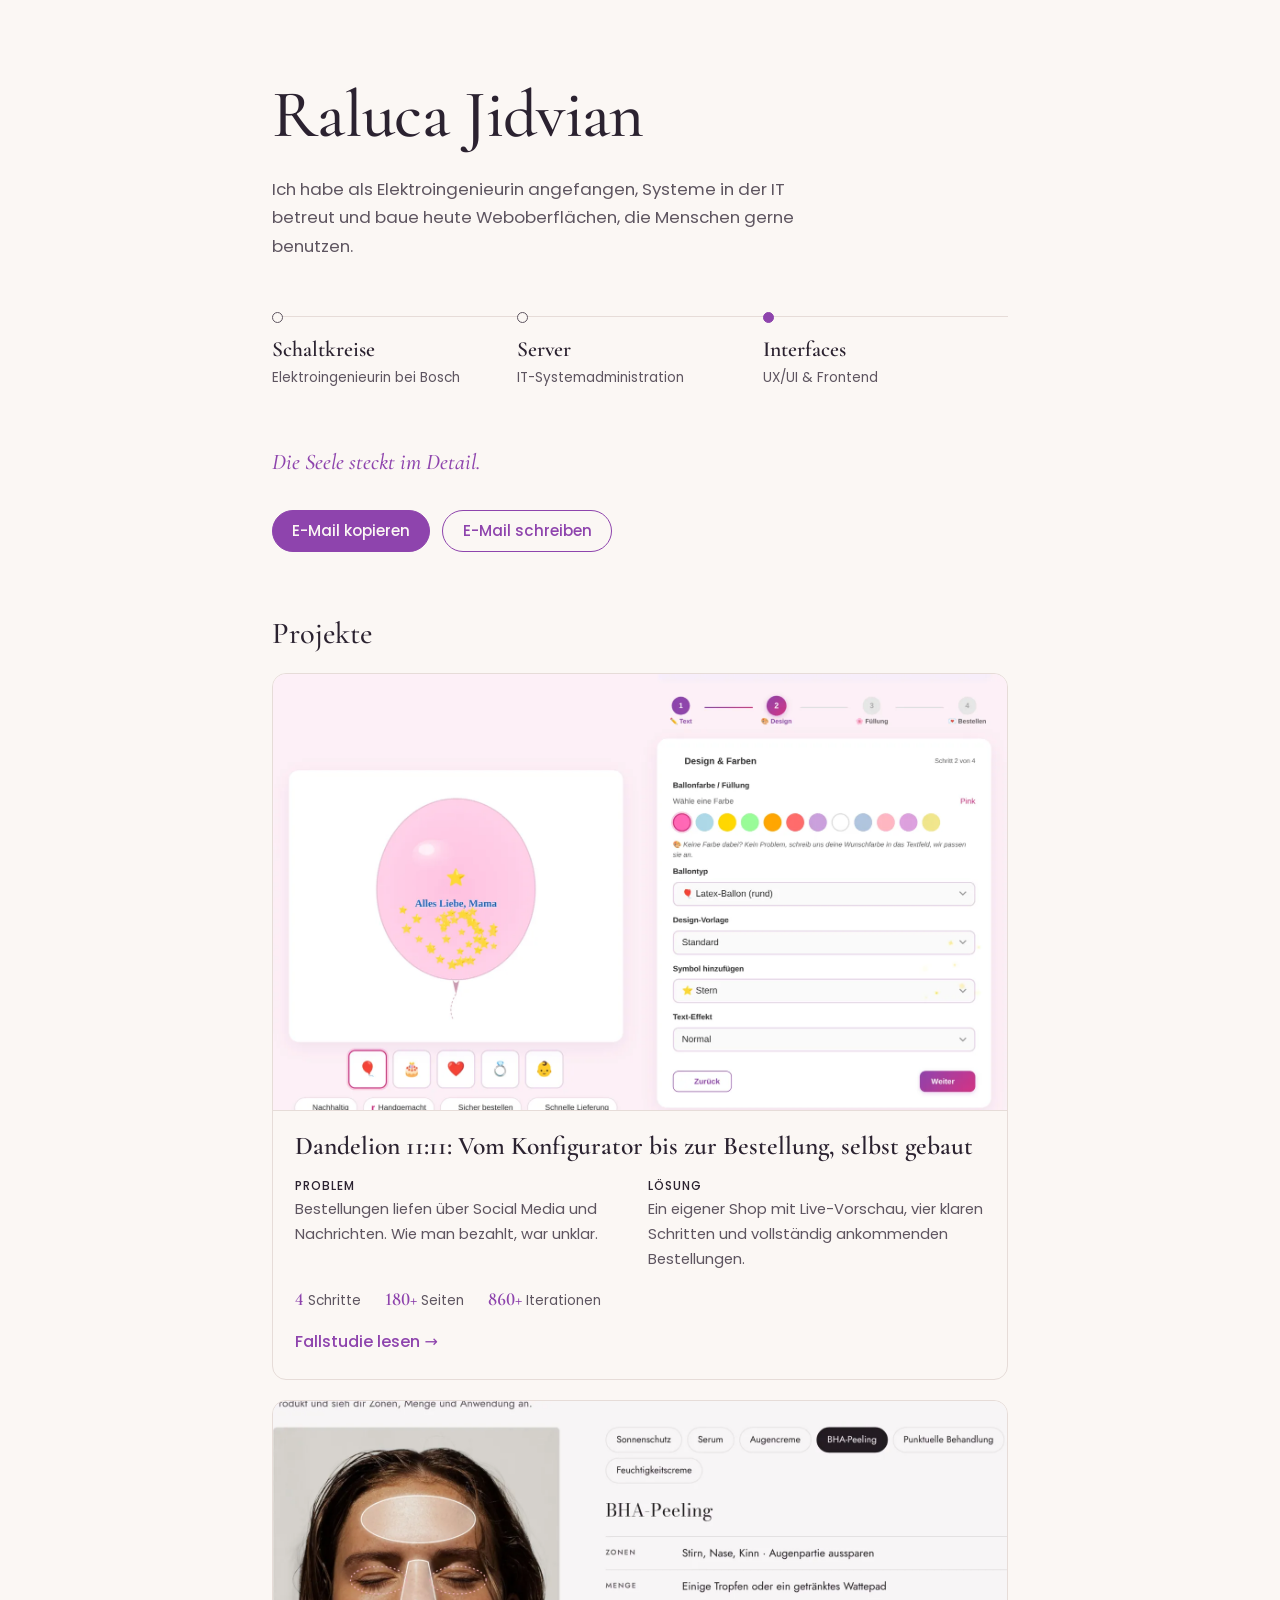
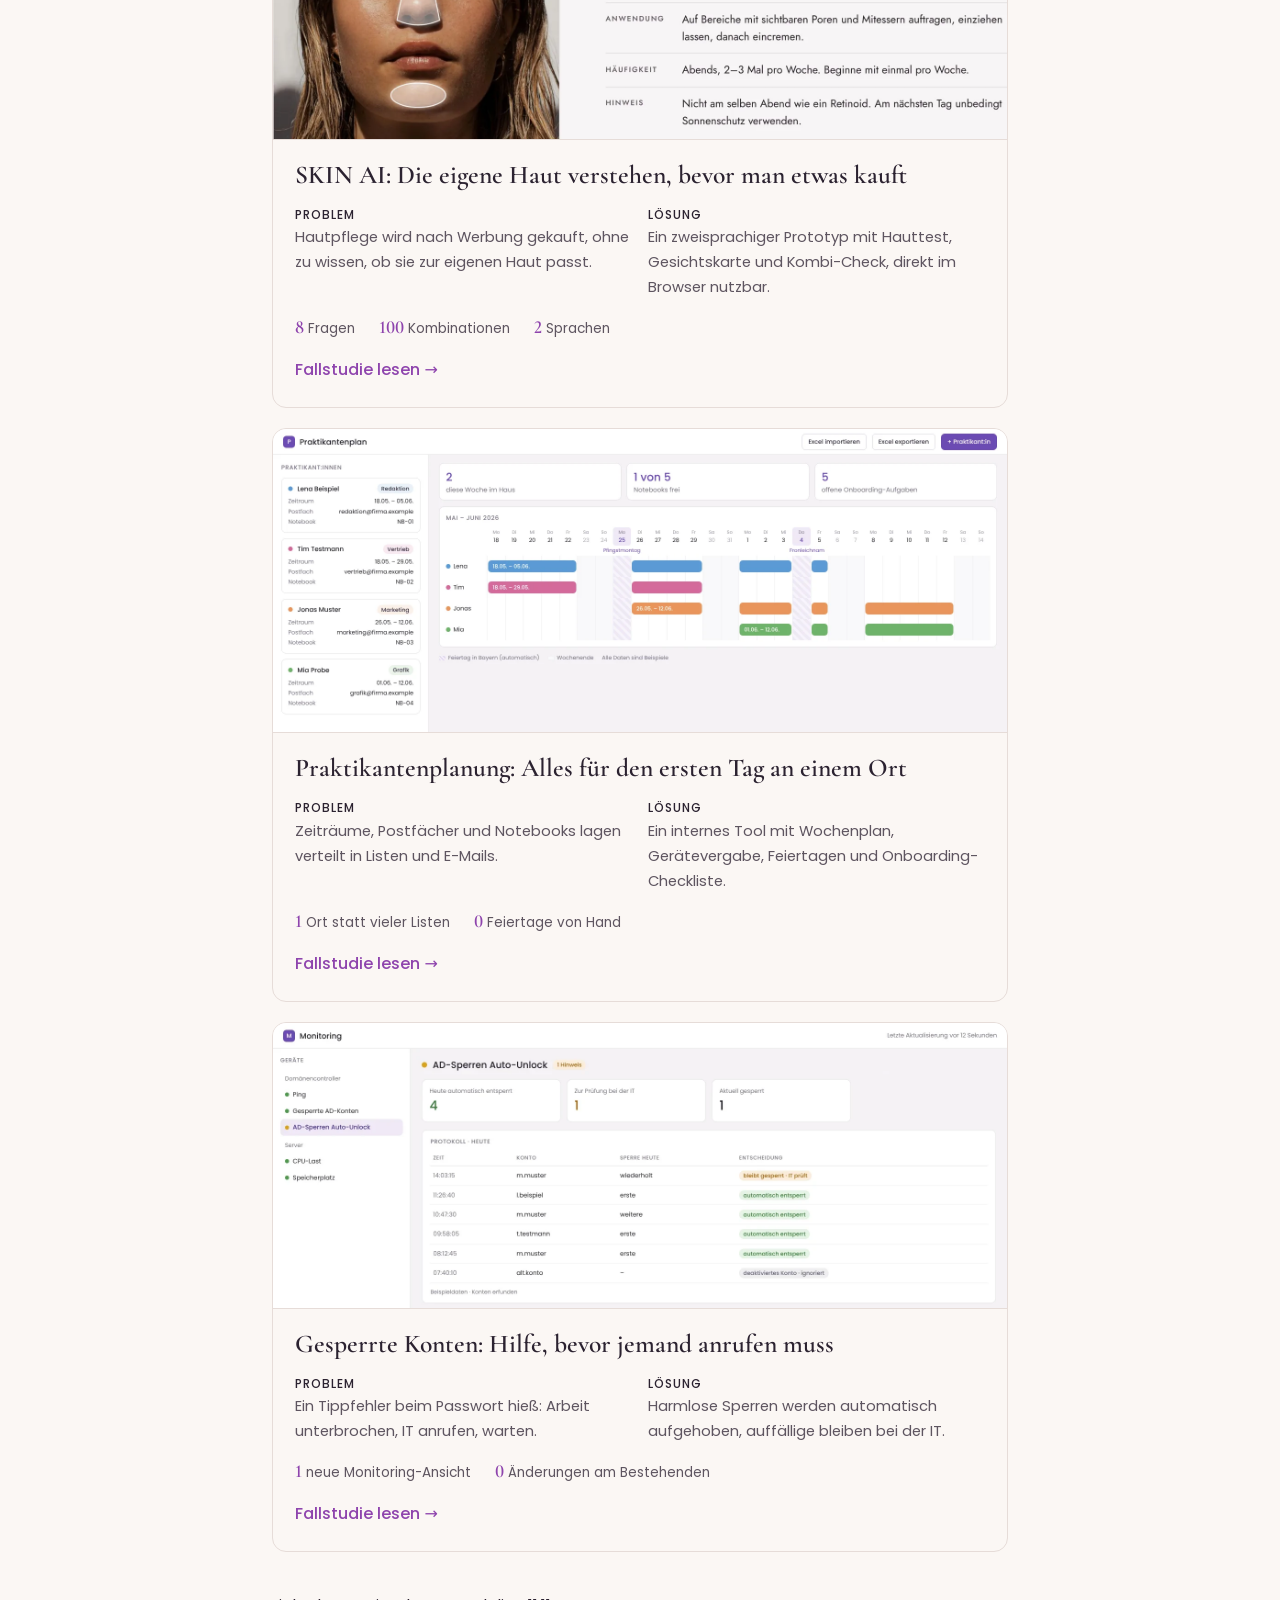
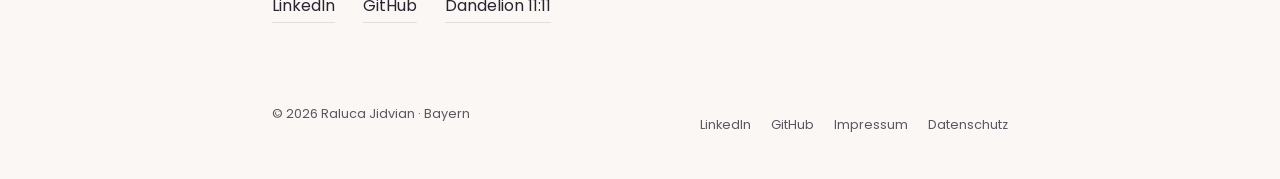
<file: index.html>
<!DOCTYPE html>
<html lang="de">
<head>
<meta charset="UTF-8">
<meta name="viewport" content="width=device-width, initial-scale=1">
<title>Raluca Jidvian – UX/UI & Frontend</title>
<meta name="description" content="Raluca Jidvian: Elektroingenieurin, IT-Systemadministratorin und heute UX/UI & Frontend. Die Seele steckt im Detail.">
<link rel="stylesheet" href="style.css">
<link rel="icon" href="favicon.svg" type="image/svg+xml">
<meta property="og:type" content="website">
<meta property="og:locale" content="de_DE">
<meta property="og:title" content="Raluca Jidvian – UX/UI & Frontend">
<meta property="og:description" content="Raluca Jidvian: Elektroingenieurin, IT-Systemadministratorin und heute UX/UI & Frontend. Die Seele steckt im Detail.">
<meta property="og:url" content="https://www.ralucajidvian.de/">
<meta property="og:image" content="https://www.ralucajidvian.de/img/og.png">
<meta property="og:image:width" content="1200">
<meta property="og:image:height" content="630">
<meta name="twitter:card" content="summary_large_image">
</head>
<body>
<main>
  <h1>Raluca Jidvian</h1>
  <p class="lead">Ich habe als Elektroingenieurin angefangen, Systeme in der IT betreut und baue heute Weboberflächen, die Menschen gerne benutzen.</p>

  <ol class="path" aria-label="Mein Weg">
    <li><strong>Schaltkreise</strong><span>Elektroingenieurin bei Bosch</span></li>
    <li><strong>Server</strong><span>IT-Systemadministration</span></li>
    <li><strong>Interfaces</strong><span>UX/UI & Frontend</span></li>
  </ol>

  <p class="note">Die Seele steckt im Detail.</p>

  <div class="actions">
    <button class="btn" type="button" id="copyMail" data-mail="jidvian.raluca@yahoo.com">E-Mail kopieren</button>
    <a class="btn ghost" href="mailto:jidvian.raluca@yahoo.com">E-Mail schreiben</a>
  </div>

  <h2 class="section-title">Projekte</h2>
  <a class="project" href="dandelion.html">
    <picture><source media="(max-width: 560px)" srcset="img/dandelion-konfigurator-mobil.webp" width="900" height="1891"><img src="img/dandelion-konfigurator.webp" alt="Konfigurator von Dandelion 11:11 mit Live-Vorschau eines personalisierten Ballons" width="1600" height="951" loading="lazy"></picture>
    <div class="project-body">
      <h3>Dandelion 11:11: Vom Konfigurator bis zur Bestellung, selbst gebaut</h3>
      <div class="pair">
        <p><b>Problem</b>Bestellungen liefen über Social Media und Nachrichten. Wie man bezahlt, war unklar.</p>
        <p><b>Lösung</b>Ein eigener Shop mit Live-Vorschau, vier klaren Schritten und vollständig ankommenden Bestellungen.</p>
      </div>
      <div class="stats"><span><strong>4</strong>Schritte</span><span><strong>180+</strong>Seiten</span><span><strong>860+</strong>Iterationen</span></div>
      <span class="more">Fallstudie lesen →</span>
    </div>
  </a>
  <a class="project" href="skin-ai.html">
    <img src="img/skinai-karte-card.webp" alt="Gesichtskarte aus dem SKIN AI Prototyp mit hervorgehobenen Zonen für ein BHA-Peeling" width="1600" height="736" loading="lazy">
    <div class="project-body">
      <h3>SKIN AI: Die eigene Haut verstehen, bevor man etwas kauft</h3>
      <div class="pair">
        <p><b>Problem</b>Hautpflege wird nach Werbung gekauft, ohne zu wissen, ob sie zur eigenen Haut passt.</p>
        <p><b>Lösung</b>Ein zweisprachiger Prototyp mit Hauttest, Gesichtskarte und Kombi-Check, direkt im Browser nutzbar.</p>
      </div>
      <div class="stats"><span><strong>8</strong>Fragen</span><span><strong>100</strong>Kombinationen</span><span><strong>2</strong>Sprachen</span></div>
      <span class="more">Fallstudie lesen →</span>
    </div>
  </a>
  <a class="project" href="praktikantenplan.html">
    <img src="img/praktikantenplan-uebersicht.webp" alt="Beispielansicht des Praktikantenplans mit Zeitplan und farbigen Balken pro Person" width="1600" height="660" loading="lazy">
    <div class="project-body">
      <h3>Praktikantenplanung: Alles für den ersten Tag an einem Ort</h3>
      <div class="pair">
        <p><b>Problem</b>Zeiträume, Postfächer und Notebooks lagen verteilt in Listen und E-Mails.</p>
        <p><b>Lösung</b>Ein internes Tool mit Wochenplan, Gerätevergabe, Feiertagen und Onboarding-Checkliste.</p>
      </div>
      <div class="stats"><span><strong>1</strong>Ort statt vieler Listen</span><span><strong>0</strong>Feiertage von Hand</span></div>
      <span class="more">Fallstudie lesen →</span>
    </div>
  </a>
  <a class="project" href="konto-entsperrung.html">
    <img src="img/ad-monitoring.webp" alt="Beispielansicht der Monitoring-Ansicht für automatisch entsperrte Konten" width="1600" height="620" loading="lazy">
    <div class="project-body">
      <h3>Gesperrte Konten: Hilfe, bevor jemand anrufen muss</h3>
      <div class="pair">
        <p><b>Problem</b>Ein Tippfehler beim Passwort hieß: Arbeit unterbrochen, IT anrufen, warten.</p>
        <p><b>Lösung</b>Harmlose Sperren werden automatisch aufgehoben, auffällige bleiben bei der IT.</p>
      </div>
      <div class="stats"><span><strong>1</strong>neue Monitoring-Ansicht</span><span><strong>0</strong>Änderungen am Bestehenden</span></div>
      <span class="more">Fallstudie lesen →</span>
    </div>
  </a>

  <nav aria-label="Links">
    <a href="https://www.linkedin.com/in/ralucajidvian">LinkedIn</a>
    <a href="https://github.com/Dandelion1111r">GitHub</a>
    <a href="https://www.dandelion1111.de">Dandelion 11:11</a>
  </nav>
</main>
<script>
  document.getElementById("copyMail").addEventListener("click", async (e) => {
    const b = e.currentTarget, mail = b.dataset.mail;
    try { await navigator.clipboard.writeText(mail); b.textContent = "Kopiert ✓"; }
    catch { location.href = "mailto:" + mail; return; }
    setTimeout(() => (b.textContent = "E-Mail kopieren"), 2000);
  });
</script>
<footer>
  <span>© 2026 Raluca Jidvian · Bayern</span>
  <nav aria-label="Footer"><a href="https://www.linkedin.com/in/ralucajidvian">LinkedIn</a><a href="https://github.com/Dandelion1111r">GitHub</a><a href="impressum.html">Impressum</a><a href="datenschutz.html">Datenschutz</a></nav>
</footer>
</body>
</html>
</file>
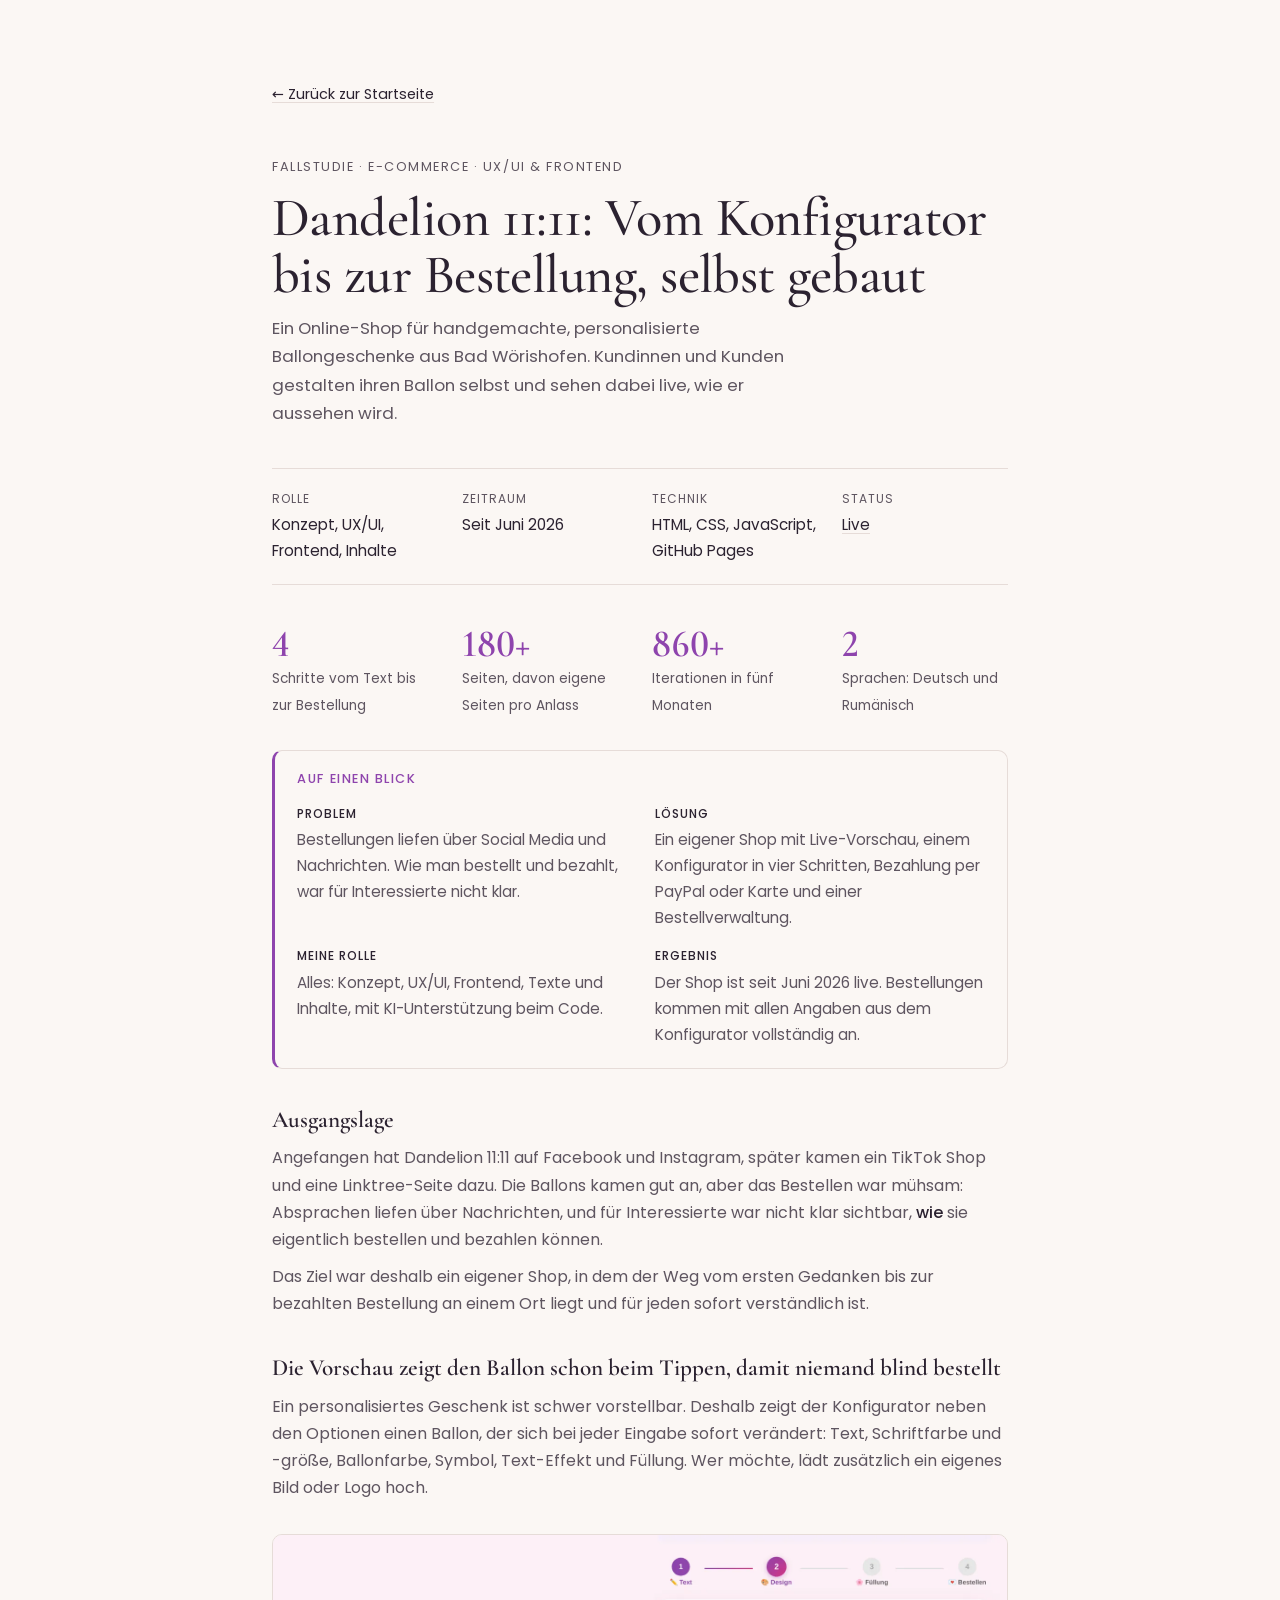
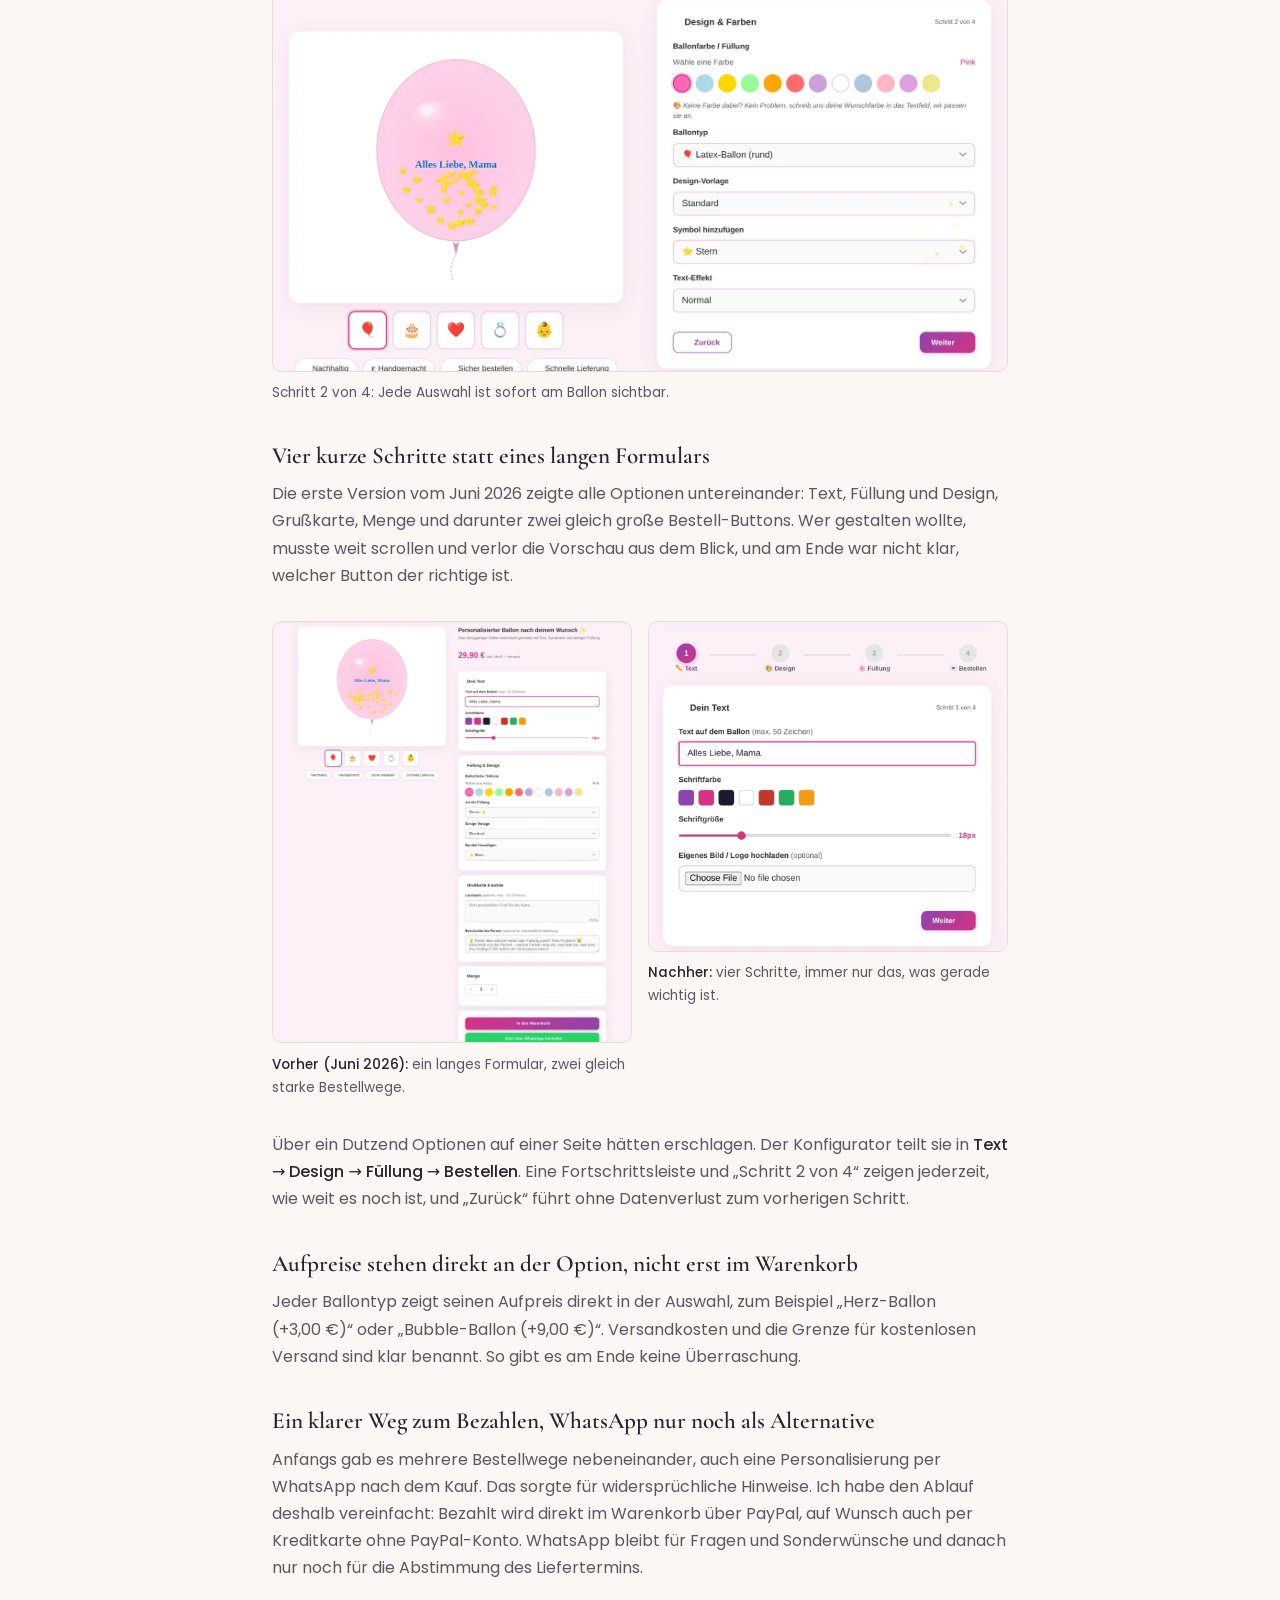
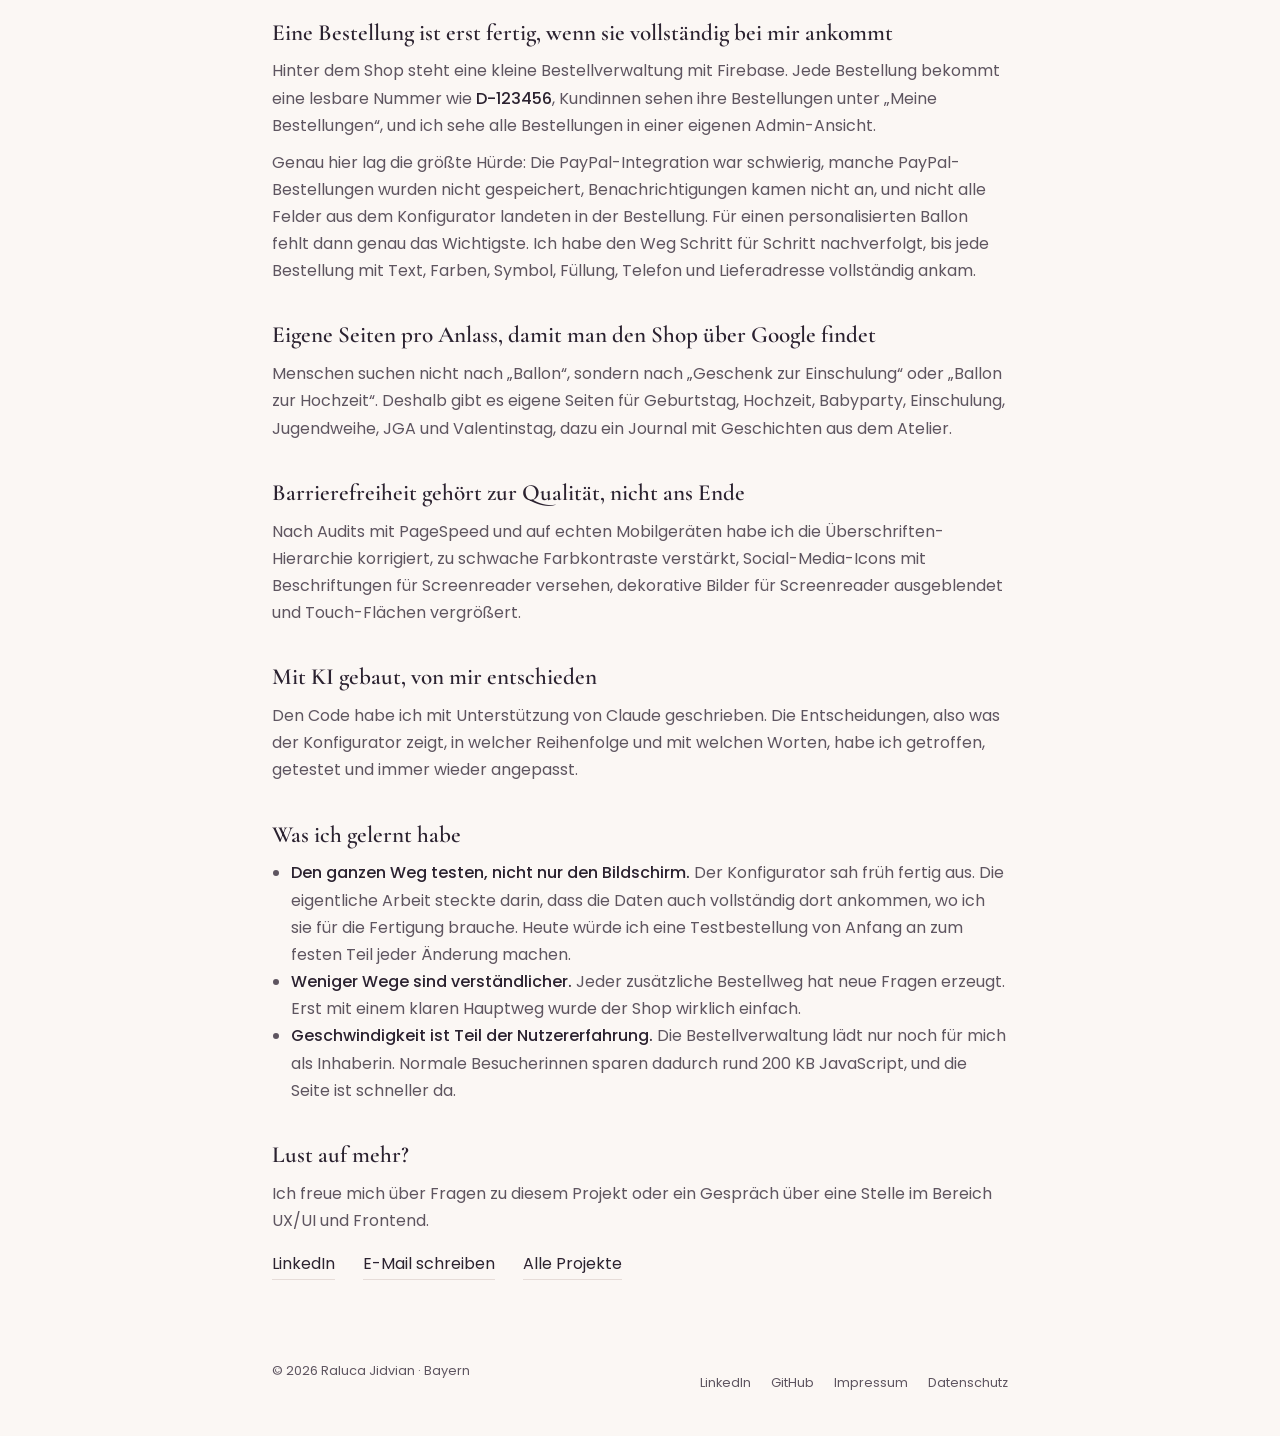
<file: dandelion.html>
<!DOCTYPE html>
<html lang="de">
<head>
<meta charset="UTF-8">
<meta name="viewport" content="width=device-width, initial-scale=1">
<title>Dandelion 11:11 – Fallstudie – Raluca Jidvian</title>
<meta name="description" content="Fallstudie: Ein Online-Shop mit Live-Konfigurator für personalisierte Ballongeschenke, von der Idee bis zur Bestellung selbst gestaltet und gebaut.">
<link rel="stylesheet" href="style.css">
<link rel="icon" href="favicon.svg" type="image/svg+xml">
<meta property="og:type" content="website">
<meta property="og:locale" content="de_DE">
<meta property="og:title" content="Dandelion 11:11 – Fallstudie – Raluca Jidvian">
<meta property="og:description" content="Fallstudie: Ein Online-Shop mit Live-Konfigurator für personalisierte Ballongeschenke, von der Idee bis zur Bestellung selbst gestaltet und gebaut.">
<meta property="og:url" content="https://www.ralucajidvian.de/dandelion.html">
<meta property="og:image" content="https://www.ralucajidvian.de/img/og.png">
<meta property="og:image:width" content="1200">
<meta property="og:image:height" content="630">
<meta name="twitter:card" content="summary_large_image">
</head>
<body>
<main class="legal case">
  <a class="back" href="./">← Zurück zur Startseite</a>

  <p class="eyebrow">Fallstudie · E-Commerce · UX/UI & Frontend</p>
  <h1>Dandelion 11:11: Vom Konfigurator bis zur Bestellung, selbst gebaut</h1>
  <p class="lead">Ein Online-Shop für handgemachte, personalisierte Ballongeschenke aus Bad Wörishofen. Kundinnen und Kunden gestalten ihren Ballon selbst und sehen dabei live, wie er aussehen wird.</p>

  <dl class="facts">
    <div><dt>Rolle</dt><dd>Konzept, UX/UI, Frontend, Inhalte</dd></div>
    <div><dt>Zeitraum</dt><dd>Seit Juni 2026</dd></div>
    <div><dt>Technik</dt><dd>HTML, CSS, JavaScript, GitHub Pages</dd></div>
    <div><dt>Status</dt><dd><a href="https://www.dandelion1111.de">Live</a></dd></div>
  </dl>

  <div class="numbers">
    <div><strong>4</strong><span>Schritte vom Text bis zur Bestellung</span></div>
    <div><strong>180+</strong><span>Seiten, davon eigene Seiten pro Anlass</span></div>
    <div><strong>860+</strong><span>Iterationen in fünf Monaten</span></div>
    <div><strong>2</strong><span>Sprachen: Deutsch und Rumänisch</span></div>
  </div>

  <section class="summary" aria-labelledby="blick">
    <h2 id="blick">Auf einen Blick</h2>
    <p><b>Problem</b>Bestellungen liefen über Social Media und Nachrichten. Wie man bestellt und bezahlt, war für Interessierte nicht klar.</p>
    <p><b>Lösung</b>Ein eigener Shop mit Live-Vorschau, einem Konfigurator in vier Schritten, Bezahlung per PayPal oder Karte und einer Bestellverwaltung.</p>
    <p><b>Meine Rolle</b>Alles: Konzept, UX/UI, Frontend, Texte und Inhalte, mit KI-Unterstützung beim Code.</p>
    <p><b>Ergebnis</b>Der Shop ist seit Juni 2026 live. Bestellungen kommen mit allen Angaben aus dem Konfigurator vollständig an.</p>
  </section>

  <h2>Ausgangslage</h2>
  <p>Angefangen hat Dandelion 11:11 auf Facebook und Instagram, später kamen ein TikTok Shop und eine Linktree-Seite dazu. Die Ballons kamen gut an, aber das Bestellen war mühsam: Absprachen liefen über Nachrichten, und für Interessierte war nicht klar sichtbar, <strong>wie</strong> sie eigentlich bestellen und bezahlen können.</p>
  <p>Das Ziel war deshalb ein eigener Shop, in dem der Weg vom ersten Gedanken bis zur bezahlten Bestellung an einem Ort liegt und für jeden sofort verständlich ist.</p>

  <h2>Die Vorschau zeigt den Ballon schon beim Tippen, damit niemand blind bestellt</h2>
  <p>Ein personalisiertes Geschenk ist schwer vorstellbar. Deshalb zeigt der Konfigurator neben den Optionen einen Ballon, der sich bei jeder Eingabe sofort verändert: Text, Schriftfarbe und -größe, Ballonfarbe, Symbol, Text-Effekt und Füllung. Wer möchte, lädt zusätzlich ein eigenes Bild oder Logo hoch.</p>
  <figure>
    <a href="img/dandelion-konfigurator.webp" class="zoom"><picture><source media="(max-width: 560px)" srcset="img/dandelion-konfigurator-mobil.webp" width="900" height="1891"><img src="img/dandelion-konfigurator.webp" alt="Konfigurator von Dandelion 11:11: links die Live-Vorschau eines rosa Ballons mit der Aufschrift „Alles Liebe, Mama“, rechts Schritt 2 von 4 mit Farbauswahl, Ballontyp, Design-Vorlage, Symbol und Text-Effekt." width="1600" height="951" loading="lazy"></picture></a>
    <figcaption>Schritt 2 von 4: Jede Auswahl ist sofort am Ballon sichtbar.</figcaption>
  </figure>

  <h2>Vier kurze Schritte statt eines langen Formulars</h2>
  <p>Die erste Version vom Juni 2026 zeigte alle Optionen untereinander: Text, Füllung und Design, Grußkarte, Menge und darunter zwei gleich große Bestell-Buttons. Wer gestalten wollte, musste weit scrollen und verlor die Vorschau aus dem Blick, und am Ende war nicht klar, welcher Button der richtige ist.</p>
  <div class="compare">
    <figure>
      <a href="img/dandelion-vorher.webp" class="zoom"><img src="img/dandelion-vorher.webp" alt="Erste Version des Konfigurators vom Juni 2026: alle Optionen in vier Karten untereinander, darunter die Buttons In den Warenkorb und Jetzt über WhatsApp bestellen in gleicher Größe." width="1600" height="1878" loading="lazy"></a>
      <figcaption><strong>Vorher (Juni 2026):</strong> ein langes Formular, zwei gleich starke Bestellwege.</figcaption>
    </figure>
    <figure>
      <a href="img/dandelion-schritt1.webp" class="zoom"><img src="img/dandelion-schritt1.webp" alt="Heutige Version: Schritt 1 von 4 mit Fortschrittsleiste, nur dem Textfeld, den Schriftfarben, der Schriftgröße und einem Weiter-Button." width="1000" height="918" loading="lazy"></a>
      <figcaption><strong>Nachher:</strong> vier Schritte, immer nur das, was gerade wichtig ist.</figcaption>
    </figure>
  </div>
  <p>Über ein Dutzend Optionen auf einer Seite hätten erschlagen. Der Konfigurator teilt sie in <strong>Text → Design → Füllung → Bestellen</strong>. Eine Fortschrittsleiste und „Schritt 2 von 4“ zeigen jederzeit, wie weit es noch ist, und „Zurück“ führt ohne Datenverlust zum vorherigen Schritt.</p>

  <h2>Aufpreise stehen direkt an der Option, nicht erst im Warenkorb</h2>
  <p>Jeder Ballontyp zeigt seinen Aufpreis direkt in der Auswahl, zum Beispiel „Herz-Ballon (+3,00&nbsp;€)“ oder „Bubble-Ballon (+9,00&nbsp;€)“. Versandkosten und die Grenze für kostenlosen Versand sind klar benannt. So gibt es am Ende keine Überraschung.</p>

  <h2>Ein klarer Weg zum Bezahlen, WhatsApp nur noch als Alternative</h2>
  <p>Anfangs gab es mehrere Bestellwege nebeneinander, auch eine Personalisierung per WhatsApp nach dem Kauf. Das sorgte für widersprüchliche Hinweise. Ich habe den Ablauf deshalb vereinfacht: Bezahlt wird direkt im Warenkorb über PayPal, auf Wunsch auch per Kreditkarte ohne PayPal-Konto. WhatsApp bleibt für Fragen und Sonderwünsche und danach nur noch für die Abstimmung des Liefertermins.</p>

  <h2>Eine Bestellung ist erst fertig, wenn sie vollständig bei mir ankommt</h2>
  <p>Hinter dem Shop steht eine kleine Bestellverwaltung mit Firebase. Jede Bestellung bekommt eine lesbare Nummer wie <strong>D-123456</strong>, Kundinnen sehen ihre Bestellungen unter „Meine Bestellungen“, und ich sehe alle Bestellungen in einer eigenen Admin-Ansicht.</p>
  <p>Genau hier lag die größte Hürde: Die PayPal-Integration war schwierig, manche PayPal-Bestellungen wurden nicht gespeichert, Benachrichtigungen kamen nicht an, und nicht alle Felder aus dem Konfigurator landeten in der Bestellung. Für einen personalisierten Ballon fehlt dann genau das Wichtigste. Ich habe den Weg Schritt für Schritt nachverfolgt, bis jede Bestellung mit Text, Farben, Symbol, Füllung, Telefon und Lieferadresse vollständig ankam.</p>

  <h2>Eigene Seiten pro Anlass, damit man den Shop über Google findet</h2>
  <p>Menschen suchen nicht nach „Ballon“, sondern nach „Geschenk zur Einschulung“ oder „Ballon zur Hochzeit“. Deshalb gibt es eigene Seiten für Geburtstag, Hochzeit, Babyparty, Einschulung, Jugendweihe, JGA und Valentinstag, dazu ein Journal mit Geschichten aus dem Atelier.</p>

  <h2>Barrierefreiheit gehört zur Qualität, nicht ans Ende</h2>
  <p>Nach Audits mit PageSpeed und auf echten Mobilgeräten habe ich die Überschriften-Hierarchie korrigiert, zu schwache Farbkontraste verstärkt, Social-Media-Icons mit Beschriftungen für Screenreader versehen, dekorative Bilder für Screenreader ausgeblendet und Touch-Flächen vergrößert.</p>

  <h2>Mit KI gebaut, von mir entschieden</h2>
  <p>Den Code habe ich mit Unterstützung von Claude geschrieben. Die Entscheidungen, also was der Konfigurator zeigt, in welcher Reihenfolge und mit welchen Worten, habe ich getroffen, getestet und immer wieder angepasst.</p>

  <h2>Was ich gelernt habe</h2>
  <ul>
    <li><strong>Den ganzen Weg testen, nicht nur den Bildschirm.</strong> Der Konfigurator sah früh fertig aus. Die eigentliche Arbeit steckte darin, dass die Daten auch vollständig dort ankommen, wo ich sie für die Fertigung brauche. Heute würde ich eine Testbestellung von Anfang an zum festen Teil jeder Änderung machen.</li>
    <li><strong>Weniger Wege sind verständlicher.</strong> Jeder zusätzliche Bestellweg hat neue Fragen erzeugt. Erst mit einem klaren Hauptweg wurde der Shop wirklich einfach.</li>
    <li><strong>Geschwindigkeit ist Teil der Nutzererfahrung.</strong> Die Bestellverwaltung lädt nur noch für mich als Inhaberin. Normale Besucherinnen sparen dadurch rund 200&nbsp;KB JavaScript, und die Seite ist schneller da.</li>
  </ul>
  <h2>Lust auf mehr?</h2>
  <p>Ich freue mich über Fragen zu diesem Projekt oder ein Gespräch über eine Stelle im Bereich UX/UI und Frontend.</p>
  <nav aria-label="Kontakt">
    <a href="https://www.linkedin.com/in/ralucajidvian">LinkedIn</a>
    <a href="mailto:jidvian.raluca@yahoo.com">E-Mail schreiben</a>
    <a href="./">Alle Projekte</a>
  </nav>
</main>
<footer>
  <span>© 2026 Raluca Jidvian · Bayern</span>
  <nav aria-label="Footer"><a href="https://www.linkedin.com/in/ralucajidvian">LinkedIn</a><a href="https://github.com/Dandelion1111r">GitHub</a><a href="impressum.html">Impressum</a><a href="datenschutz.html">Datenschutz</a></nav>
</footer>
</body>
</html>
</file>
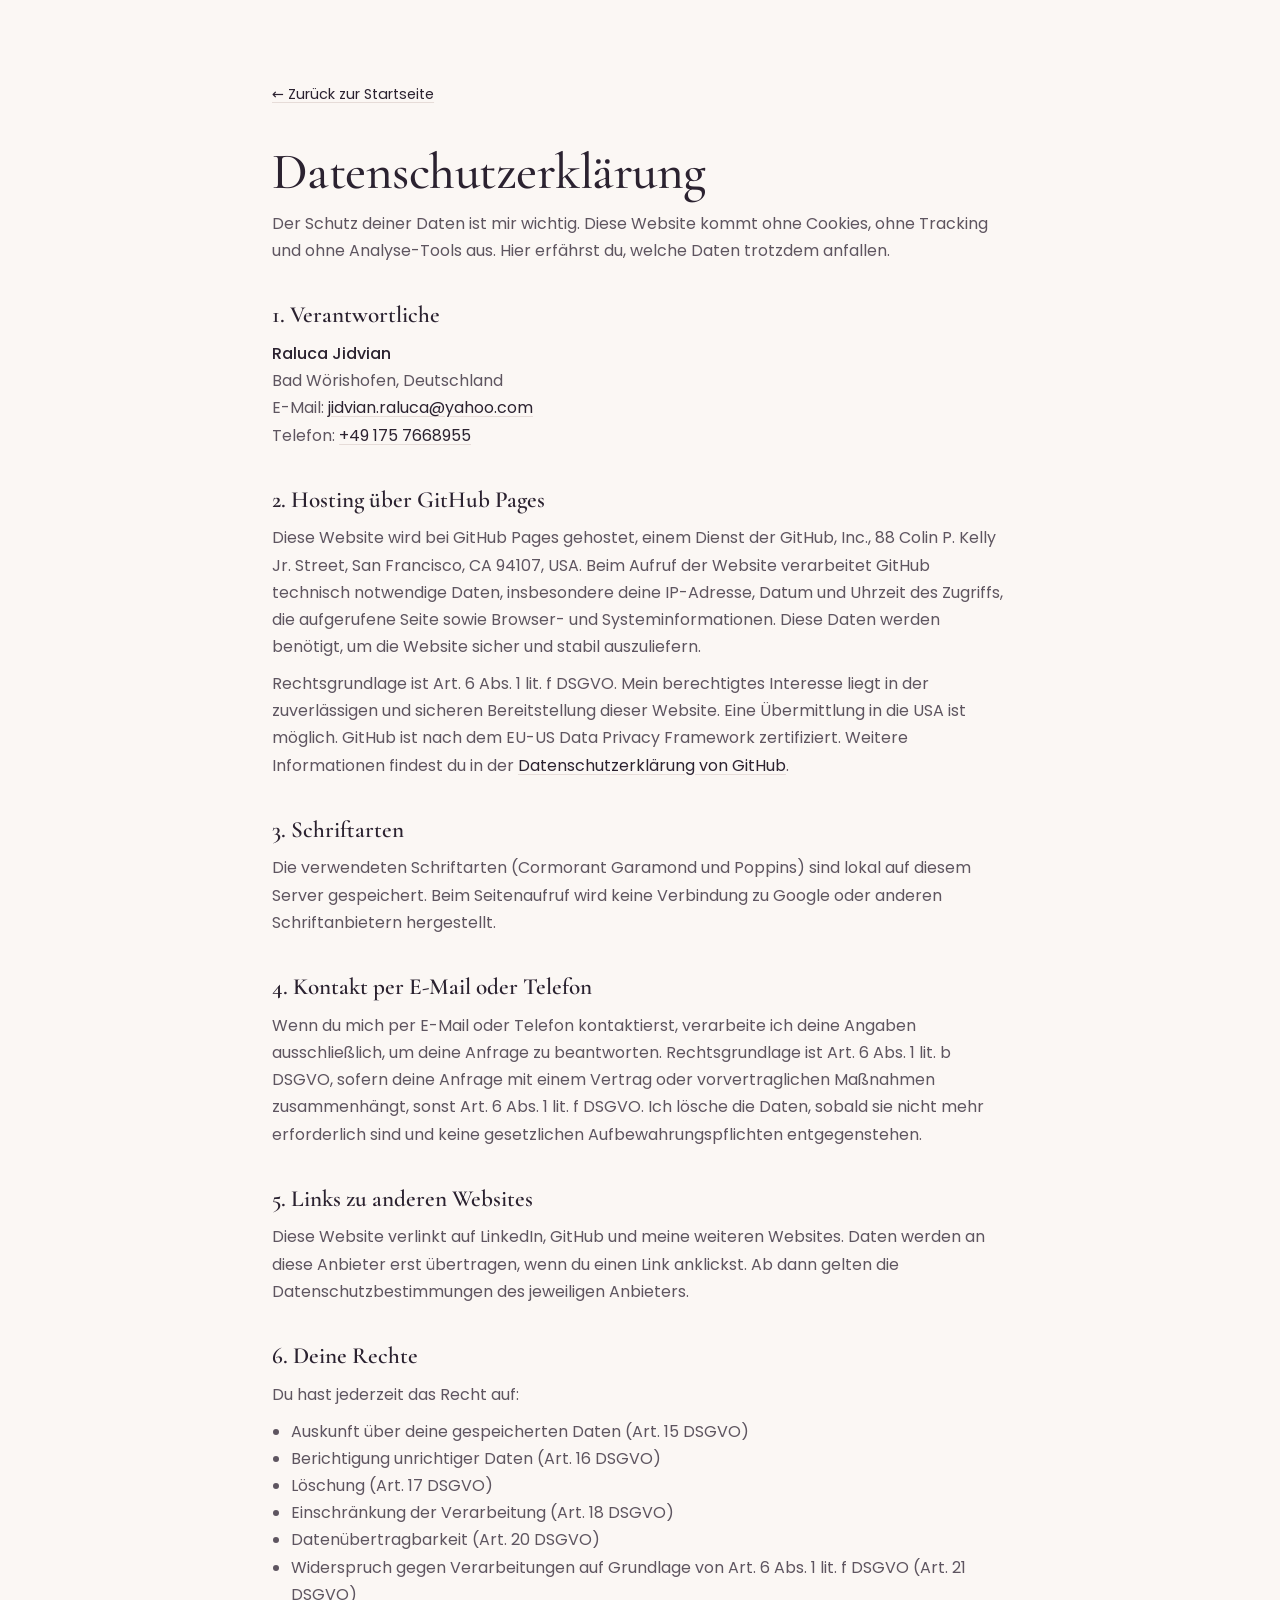
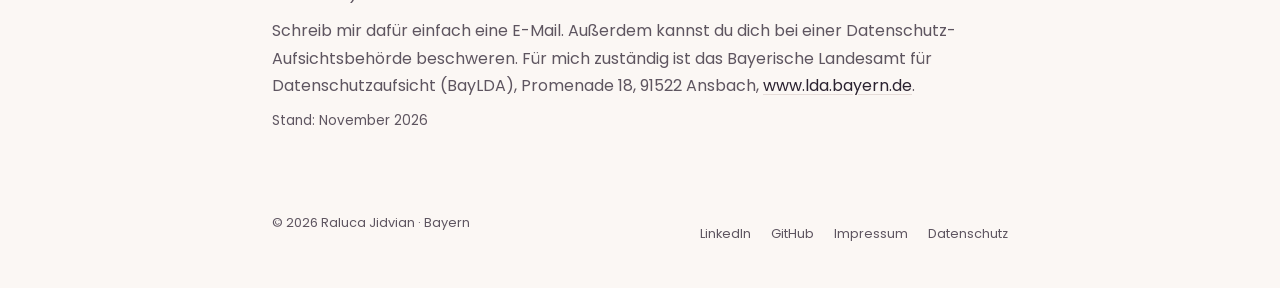
<file: datenschutz.html>
<!DOCTYPE html>
<html lang="de">
<head>
<meta charset="UTF-8">
<meta name="viewport" content="width=device-width, initial-scale=1">
<title>Datenschutz – Raluca Jidvian</title>
<meta name="robots" content="noindex">
<link rel="stylesheet" href="style.css">
<link rel="icon" href="favicon.svg" type="image/svg+xml">
<meta property="og:type" content="website">
<meta property="og:locale" content="de_DE">
<meta property="og:title" content="Datenschutz – Raluca Jidvian">
<meta property="og:description" content="Portfolio von Raluca Jidvian: UX/UI & Frontend.">
<meta property="og:url" content="https://www.ralucajidvian.de/datenschutz.html">
<meta property="og:image" content="https://www.ralucajidvian.de/img/og.png">
<meta property="og:image:width" content="1200">
<meta property="og:image:height" content="630">
<meta name="twitter:card" content="summary_large_image">
</head>
<body>
<main class="legal">
  <a class="back" href="./">← Zurück zur Startseite</a>
  <h1>Datenschutz&shy;erklärung</h1>
  <p>Der Schutz deiner Daten ist mir wichtig. Diese Website kommt ohne Cookies, ohne Tracking und ohne Analyse-Tools aus. Hier erfährst du, welche Daten trotzdem anfallen.</p>

  <h2>1. Verantwortliche</h2>
  <p><strong>Raluca Jidvian</strong><br>Bad Wörishofen, Deutschland<br>E-Mail: <a href="mailto:jidvian.raluca@yahoo.com">jidvian.raluca@yahoo.com</a><br>Telefon: <a href="tel:+491757668955">+49 175 7668955</a></p>

  <h2>2. Hosting über GitHub Pages</h2>
  <p>Diese Website wird bei GitHub Pages gehostet, einem Dienst der GitHub, Inc., 88 Colin P. Kelly Jr. Street, San Francisco, CA 94107, USA. Beim Aufruf der Website verarbeitet GitHub technisch notwendige Daten, insbesondere deine IP-Adresse, Datum und Uhrzeit des Zugriffs, die aufgerufene Seite sowie Browser- und Systeminformationen. Diese Daten werden benötigt, um die Website sicher und stabil auszuliefern.</p>
  <p>Rechtsgrundlage ist Art. 6 Abs. 1 lit. f DSGVO. Mein berechtigtes Interesse liegt in der zuverlässigen und sicheren Bereitstellung dieser Website. Eine Übermittlung in die USA ist möglich. GitHub ist nach dem EU-US Data Privacy Framework zertifiziert. Weitere Informationen findest du in der <a href="https://docs.github.com/de/site-policy/privacy-policies/github-general-privacy-statement" rel="noopener">Datenschutzerklärung von GitHub</a>.</p>

  <h2>3. Schriftarten</h2>
  <p>Die verwendeten Schriftarten (Cormorant Garamond und Poppins) sind lokal auf diesem Server gespeichert. Beim Seitenaufruf wird keine Verbindung zu Google oder anderen Schriftanbietern hergestellt.</p>

  <h2>4. Kontakt per E-Mail oder Telefon</h2>
  <p>Wenn du mich per E-Mail oder Telefon kontaktierst, verarbeite ich deine Angaben ausschließlich, um deine Anfrage zu beantworten. Rechtsgrundlage ist Art. 6 Abs. 1 lit. b DSGVO, sofern deine Anfrage mit einem Vertrag oder vorvertraglichen Maßnahmen zusammenhängt, sonst Art. 6 Abs. 1 lit. f DSGVO. Ich lösche die Daten, sobald sie nicht mehr erforderlich sind und keine gesetzlichen Aufbewahrungspflichten entgegenstehen.</p>

  <h2>5. Links zu anderen Websites</h2>
  <p>Diese Website verlinkt auf LinkedIn, GitHub und meine weiteren Websites. Daten werden an diese Anbieter erst übertragen, wenn du einen Link anklickst. Ab dann gelten die Datenschutzbestimmungen des jeweiligen Anbieters.</p>

  <h2>6. Deine Rechte</h2>
  <p>Du hast jederzeit das Recht auf:</p>
  <ul>
    <li>Auskunft über deine gespeicherten Daten (Art. 15 DSGVO)</li>
    <li>Berichtigung unrichtiger Daten (Art. 16 DSGVO)</li>
    <li>Löschung (Art. 17 DSGVO)</li>
    <li>Einschränkung der Verarbeitung (Art. 18 DSGVO)</li>
    <li>Datenübertragbarkeit (Art. 20 DSGVO)</li>
    <li>Widerspruch gegen Verarbeitungen auf Grundlage von Art. 6 Abs. 1 lit. f DSGVO (Art. 21 DSGVO)</li>
  </ul>
  <p>Schreib mir dafür einfach eine E-Mail. Außerdem kannst du dich bei einer Datenschutz-Aufsichtsbehörde beschweren. Für mich zuständig ist das Bayerische Landesamt für Datenschutzaufsicht (BayLDA), Promenade 18, 91522 Ansbach, <a href="https://www.lda.bayern.de" rel="noopener">www.lda.bayern.de</a>.</p>

  <p class="stand">Stand: November 2026</p>
</main>
<footer>
  <span>© 2026 Raluca Jidvian · Bayern</span>
  <nav aria-label="Footer"><a href="https://www.linkedin.com/in/ralucajidvian">LinkedIn</a><a href="https://github.com/Dandelion1111r">GitHub</a><a href="impressum.html">Impressum</a><a href="datenschutz.html">Datenschutz</a></nav>
</footer>
</body>
</html>
</file>
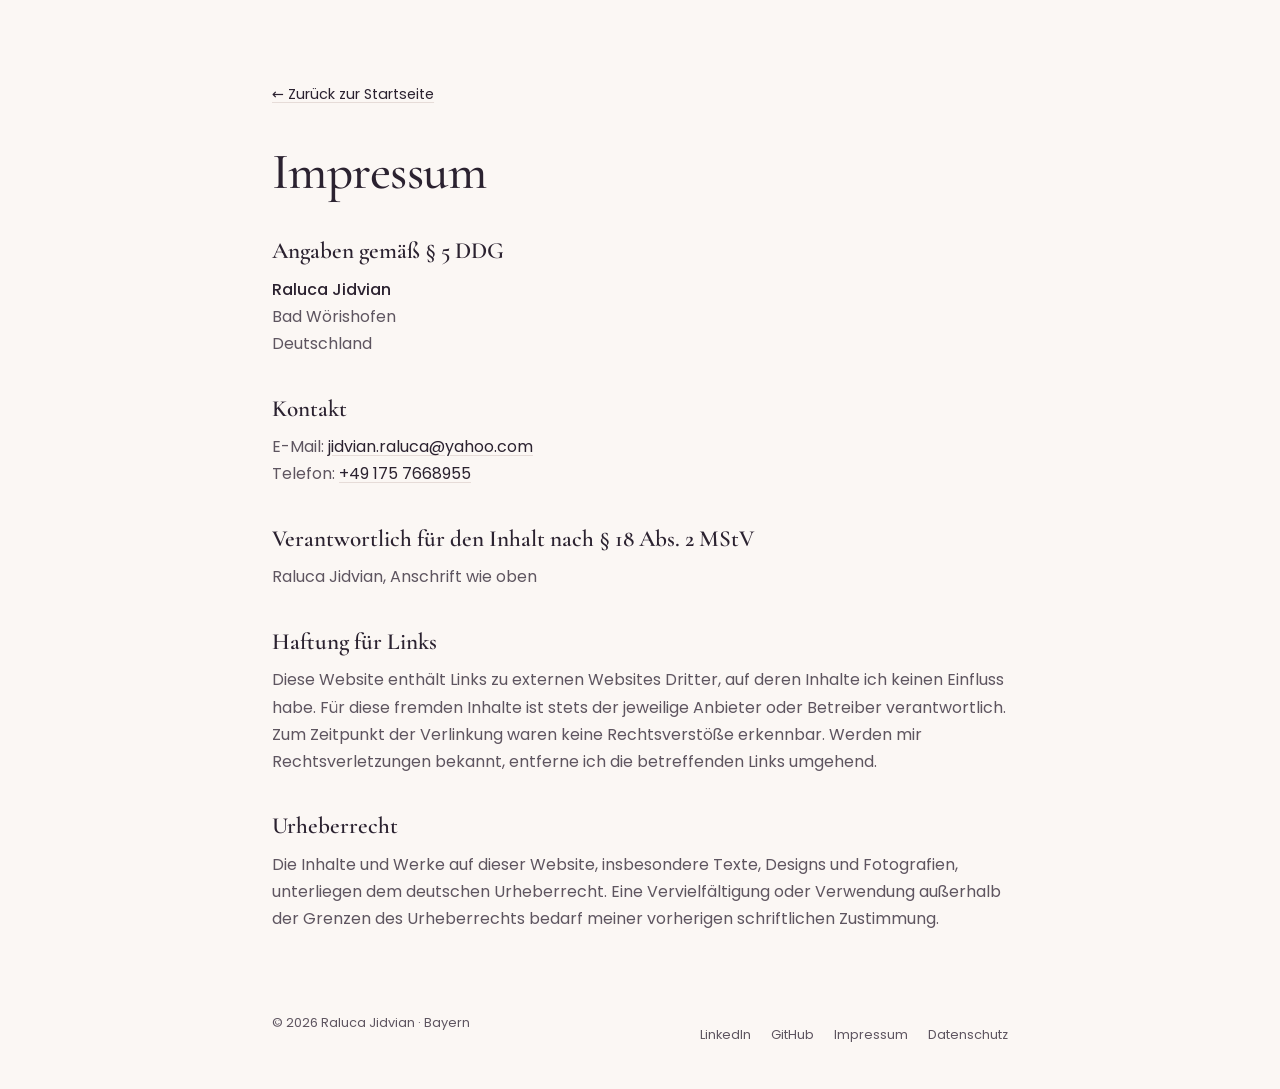
<file: impressum.html>
<!DOCTYPE html>
<html lang="de">
<head>
<meta charset="UTF-8">
<meta name="viewport" content="width=device-width, initial-scale=1">
<title>Impressum – Raluca Jidvian</title>
<meta name="robots" content="noindex">
<link rel="stylesheet" href="style.css">
<link rel="icon" href="favicon.svg" type="image/svg+xml">
<meta property="og:type" content="website">
<meta property="og:locale" content="de_DE">
<meta property="og:title" content="Impressum – Raluca Jidvian">
<meta property="og:description" content="Portfolio von Raluca Jidvian: UX/UI & Frontend.">
<meta property="og:url" content="https://www.ralucajidvian.de/impressum.html">
<meta property="og:image" content="https://www.ralucajidvian.de/img/og.png">
<meta property="og:image:width" content="1200">
<meta property="og:image:height" content="630">
<meta name="twitter:card" content="summary_large_image">
</head>
<body>
<main class="legal">
  <a class="back" href="./">← Zurück zur Startseite</a>
  <h1>Impressum</h1>

  <h2>Angaben gemäß § 5 DDG</h2>
  <p><strong>Raluca Jidvian</strong><br>Bad Wörishofen<br>Deutschland</p>

  <h2>Kontakt</h2>
  <p>E-Mail: <a href="mailto:jidvian.raluca@yahoo.com">jidvian.raluca@yahoo.com</a><br>Telefon: <a href="tel:+491757668955">+49 175 7668955</a></p>

  <h2>Verantwortlich für den Inhalt nach § 18 Abs. 2 MStV</h2>
  <p>Raluca Jidvian, Anschrift wie oben</p>

  <h2>Haftung für Links</h2>
  <p>Diese Website enthält Links zu externen Websites Dritter, auf deren Inhalte ich keinen Einfluss habe. Für diese fremden Inhalte ist stets der jeweilige Anbieter oder Betreiber verantwortlich. Zum Zeitpunkt der Verlinkung waren keine Rechtsverstöße erkennbar. Werden mir Rechtsverletzungen bekannt, entferne ich die betreffenden Links umgehend.</p>

  <h2>Urheberrecht</h2>
  <p>Die Inhalte und Werke auf dieser Website, insbesondere Texte, Designs und Fotografien, unterliegen dem deutschen Urheberrecht. Eine Vervielfältigung oder Verwendung außerhalb der Grenzen des Urheberrechts bedarf meiner vorherigen schriftlichen Zustimmung.</p>
</main>
<footer>
  <span>© 2026 Raluca Jidvian · Bayern</span>
  <nav aria-label="Footer"><a href="https://www.linkedin.com/in/ralucajidvian">LinkedIn</a><a href="https://github.com/Dandelion1111r">GitHub</a><a href="impressum.html">Impressum</a><a href="datenschutz.html">Datenschutz</a></nav>
</footer>
</body>
</html>
</file>
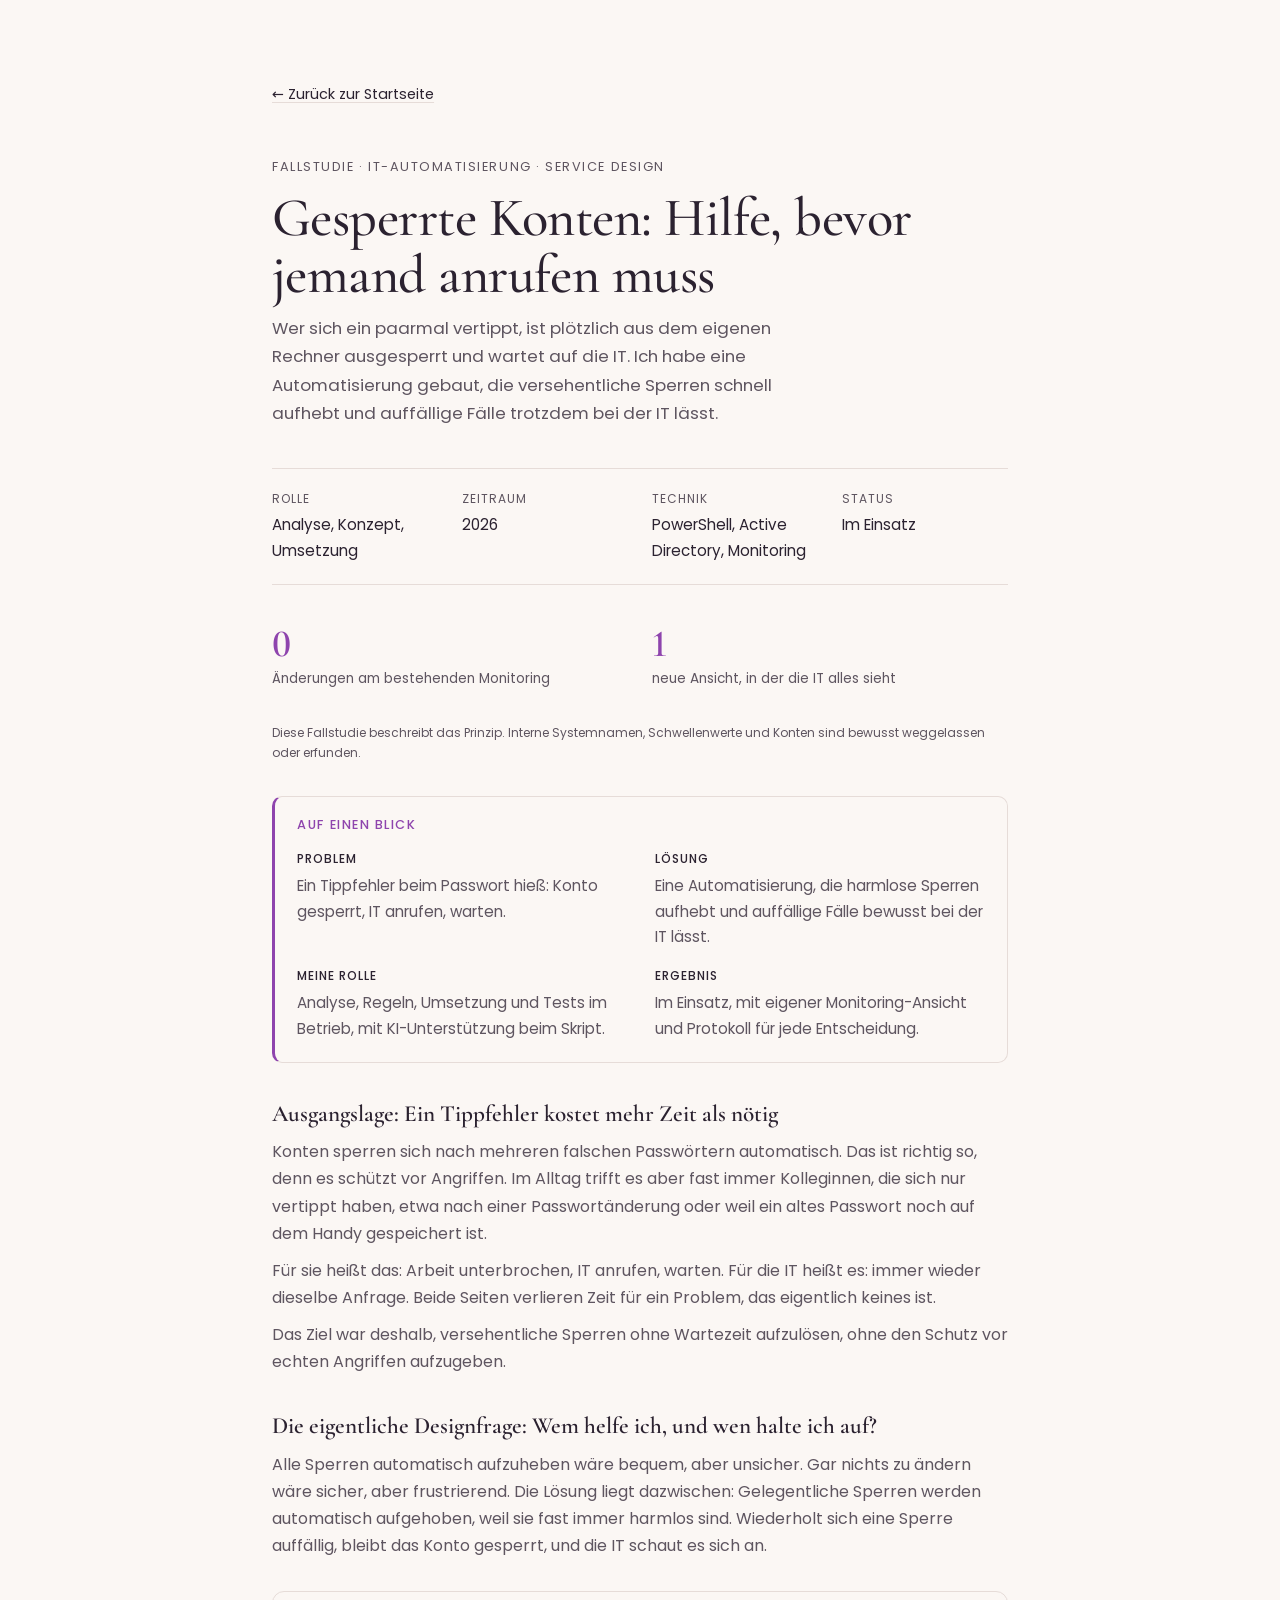
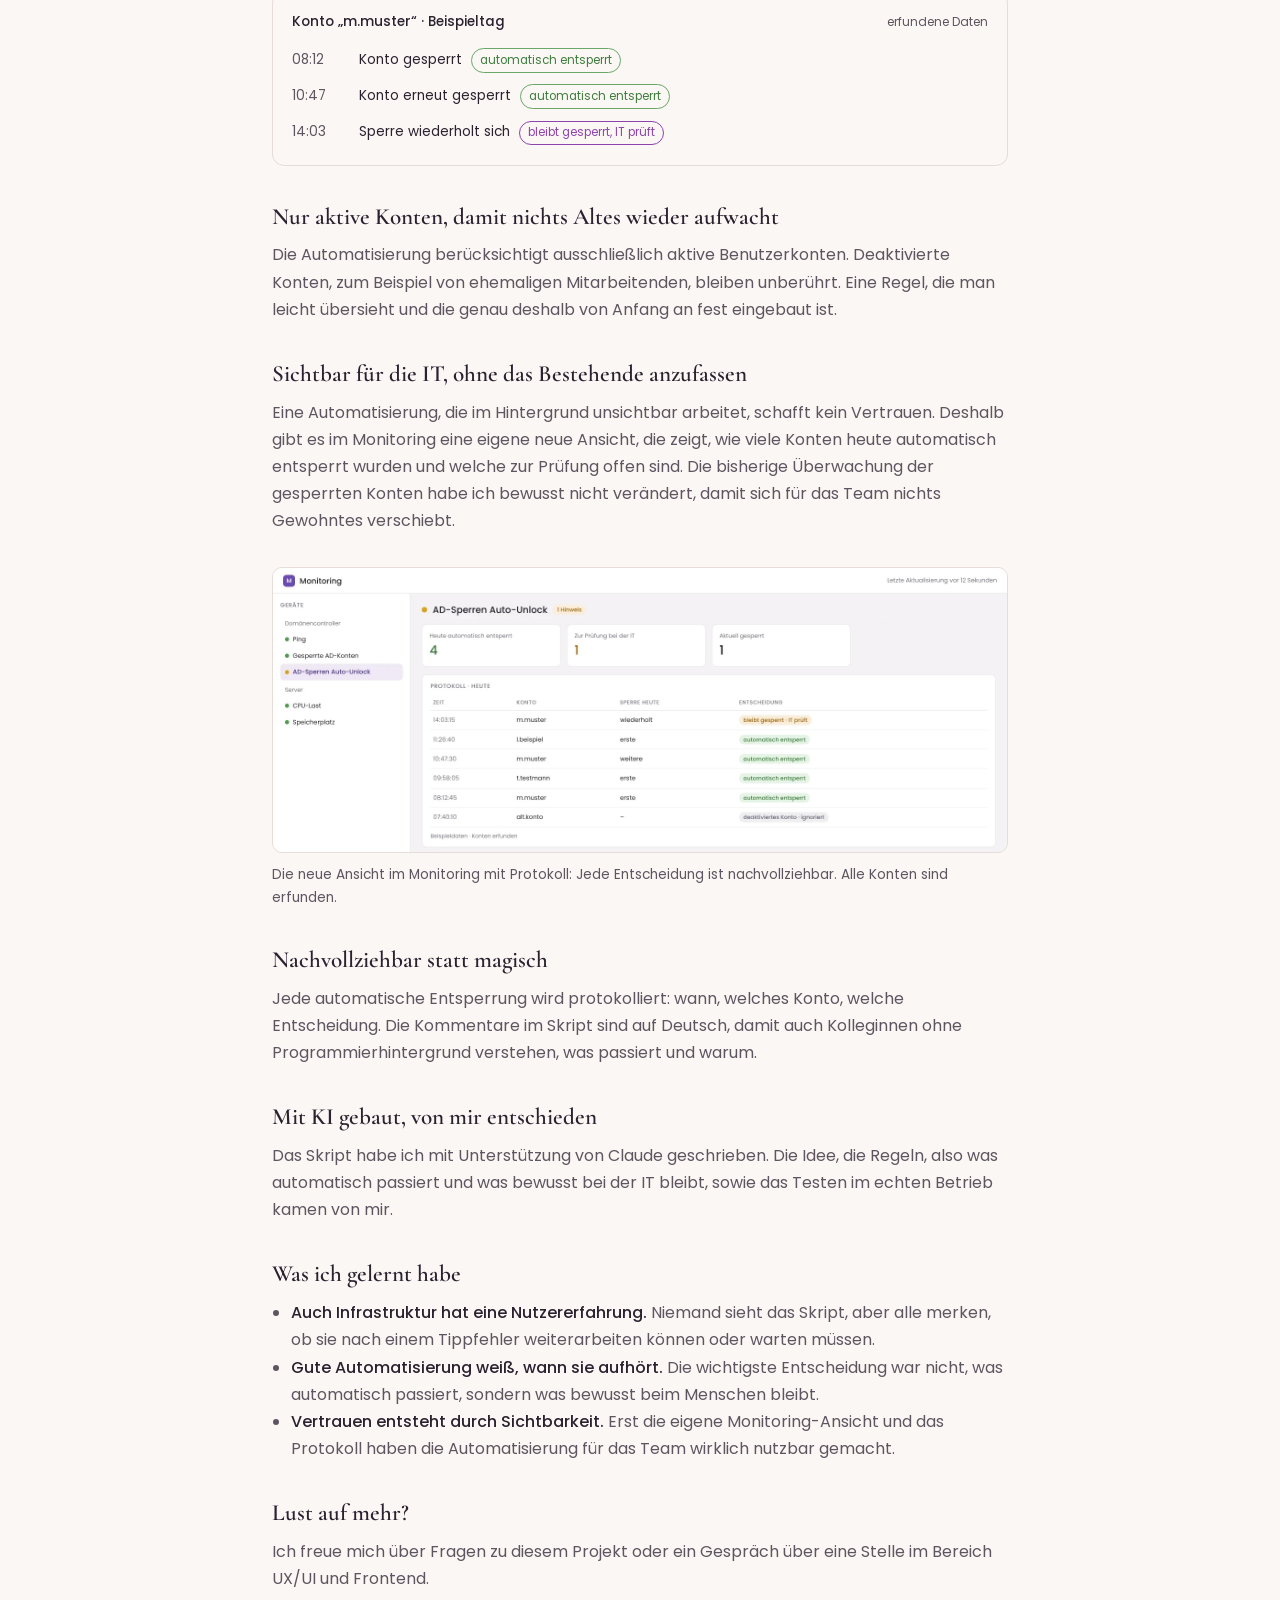
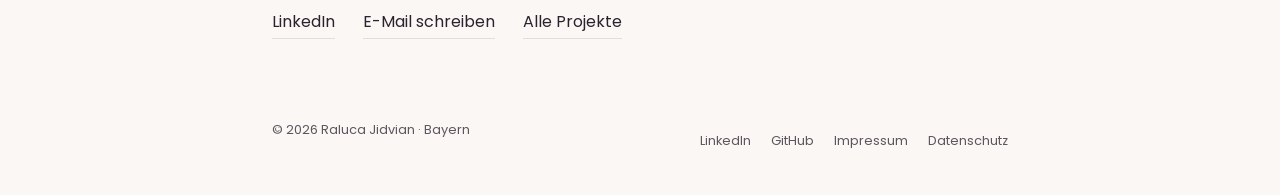
<file: konto-entsperrung.html>
<!DOCTYPE html>
<html lang="de">
<head>
<meta charset="UTF-8">
<meta name="viewport" content="width=device-width, initial-scale=1">
<title>Gesperrte Konten – Fallstudie – Raluca Jidvian</title>
<meta name="description" content="Fallstudie: Eine Automatisierung, die gesperrte Benutzerkonten schnell wieder freigibt, ohne die Sicherheit aus der Hand zu geben.">
<link rel="stylesheet" href="style.css">
<link rel="icon" href="favicon.svg" type="image/svg+xml">
<meta property="og:type" content="website">
<meta property="og:locale" content="de_DE">
<meta property="og:title" content="Gesperrte Konten – Fallstudie – Raluca Jidvian">
<meta property="og:description" content="Fallstudie: Eine Automatisierung, die gesperrte Benutzerkonten schnell wieder freigibt, ohne die Sicherheit aus der Hand zu geben.">
<meta property="og:url" content="https://www.ralucajidvian.de/konto-entsperrung.html">
<meta property="og:image" content="https://www.ralucajidvian.de/img/og.png">
<meta property="og:image:width" content="1200">
<meta property="og:image:height" content="630">
<meta name="twitter:card" content="summary_large_image">
</head>
<body>
<main class="legal case">
  <a class="back" href="./">← Zurück zur Startseite</a>

  <p class="eyebrow">Fallstudie · IT-Automatisierung · Service Design</p>
  <h1>Gesperrte Konten: Hilfe, bevor jemand anrufen muss</h1>
  <p class="lead">Wer sich ein paarmal vertippt, ist plötzlich aus dem eigenen Rechner ausgesperrt und wartet auf die IT. Ich habe eine Automatisierung gebaut, die versehentliche Sperren schnell aufhebt und auffällige Fälle trotzdem bei der IT lässt.</p>

  <dl class="facts">
    <div><dt>Rolle</dt><dd>Analyse, Konzept, Umsetzung</dd></div>
    <div><dt>Zeitraum</dt><dd>2026</dd></div>
    <div><dt>Technik</dt><dd>PowerShell, Active Directory, Monitoring</dd></div>
    <div><dt>Status</dt><dd>Im Einsatz</dd></div>
  </dl>

  <div class="numbers">
    <div><strong>0</strong><span>Änderungen am bestehenden Monitoring</span></div>
    <div><strong>1</strong><span>neue Ansicht, in der die IT alles sieht</span></div>
  </div>

  <p class="mock-note">Diese Fallstudie beschreibt das Prinzip. Interne Systemnamen, Schwellenwerte und Konten sind bewusst weggelassen oder erfunden.</p>

  <section class="summary" aria-labelledby="blick">
    <h2 id="blick">Auf einen Blick</h2>
    <p><b>Problem</b>Ein Tippfehler beim Passwort hieß: Konto gesperrt, IT anrufen, warten.</p>
    <p><b>Lösung</b>Eine Automatisierung, die harmlose Sperren aufhebt und auffällige Fälle bewusst bei der IT lässt.</p>
    <p><b>Meine Rolle</b>Analyse, Regeln, Umsetzung und Tests im Betrieb, mit KI-Unterstützung beim Skript.</p>
    <p><b>Ergebnis</b>Im Einsatz, mit eigener Monitoring-Ansicht und Protokoll für jede Entscheidung.</p>
  </section>

  <h2>Ausgangslage: Ein Tippfehler kostet mehr Zeit als nötig</h2>
  <p>Konten sperren sich nach mehreren falschen Passwörtern automatisch. Das ist richtig so, denn es schützt vor Angriffen. Im Alltag trifft es aber fast immer Kolleginnen, die sich nur vertippt haben, etwa nach einer Passwortänderung oder weil ein altes Passwort noch auf dem Handy gespeichert ist.</p>
  <p>Für sie heißt das: Arbeit unterbrochen, IT anrufen, warten. Für die IT heißt es: immer wieder dieselbe Anfrage. Beide Seiten verlieren Zeit für ein Problem, das eigentlich keines ist.</p>
  <p>Das Ziel war deshalb, versehentliche Sperren ohne Wartezeit aufzulösen, ohne den Schutz vor echten Angriffen aufzugeben.</p>

  <h2>Die eigentliche Designfrage: Wem helfe ich, und wen halte ich auf?</h2>
  <p>Alle Sperren automatisch aufzuheben wäre bequem, aber unsicher. Gar nichts zu ändern wäre sicher, aber frustrierend. Die Lösung liegt dazwischen: Gelegentliche Sperren werden automatisch aufgehoben, weil sie fast immer harmlos sind. Wiederholt sich eine Sperre auffällig, bleibt das Konto gesperrt, und die IT schaut es sich an.</p>
  <div class="mock" role="img" aria-label="Beispielansicht: Tagesverlauf für ein erfundenes Konto. Gelegentliche Sperren werden automatisch aufgehoben, eine wiederholte Sperre bleibt bestehen und geht an die IT.">
    <div class="mock-head"><b>Konto „m.muster“ · Beispieltag</b><span>erfundene Daten</span></div>
    <ol class="timeline">
      <li><time>08:12</time><span>Konto gesperrt <span class="tag ok">automatisch entsperrt</span></span></li>
      <li><time>10:47</time><span>Konto erneut gesperrt <span class="tag ok">automatisch entsperrt</span></span></li>
      <li><time>14:03</time><span>Sperre wiederholt sich <span class="tag hold">bleibt gesperrt, IT prüft</span></span></li>
    </ol>
  </div>

  <h2>Nur aktive Konten, damit nichts Altes wieder aufwacht</h2>
  <p>Die Automatisierung berücksichtigt ausschließlich aktive Benutzerkonten. Deaktivierte Konten, zum Beispiel von ehemaligen Mitarbeitenden, bleiben unberührt. Eine Regel, die man leicht übersieht und die genau deshalb von Anfang an fest eingebaut ist.</p>

  <h2>Sichtbar für die IT, ohne das Bestehende anzufassen</h2>
  <p>Eine Automatisierung, die im Hintergrund unsichtbar arbeitet, schafft kein Vertrauen. Deshalb gibt es im Monitoring eine eigene neue Ansicht, die zeigt, wie viele Konten heute automatisch entsperrt wurden und welche zur Prüfung offen sind. Die bisherige Überwachung der gesperrten Konten habe ich bewusst nicht verändert, damit sich für das Team nichts Gewohntes verschiebt.</p>
  <figure>
    <a href="img/ad-monitoring.webp" class="zoom"><img src="img/ad-monitoring.webp" alt="Beispielansicht im Monitoring: eine neue Ansicht „AD-Sperren Auto-Unlock“ neben der unveränderten Ansicht „Gesperrte AD-Konten“. Kacheln zeigen vier automatisch entsperrte Konten und eines zur Prüfung, darunter ein Protokoll mit erfundenen Konten und der jeweiligen Entscheidung." width="1600" height="620" loading="lazy"></a>
    <figcaption>Die neue Ansicht im Monitoring mit Protokoll: Jede Entscheidung ist nachvollziehbar. Alle Konten sind erfunden.</figcaption>
  </figure>

  <h2>Nachvollziehbar statt magisch</h2>
  <p>Jede automatische Entsperrung wird protokolliert: wann, welches Konto, welche Entscheidung. Die Kommentare im Skript sind auf Deutsch, damit auch Kolleginnen ohne Programmierhintergrund verstehen, was passiert und warum.</p>

  <h2>Mit KI gebaut, von mir entschieden</h2>
  <p>Das Skript habe ich mit Unterstützung von Claude geschrieben. Die Idee, die Regeln, also was automatisch passiert und was bewusst bei der IT bleibt, sowie das Testen im echten Betrieb kamen von mir.</p>

  <h2>Was ich gelernt habe</h2>
  <ul>
    <li><strong>Auch Infrastruktur hat eine Nutzererfahrung.</strong> Niemand sieht das Skript, aber alle merken, ob sie nach einem Tippfehler weiterarbeiten können oder warten müssen.</li>
    <li><strong>Gute Automatisierung weiß, wann sie aufhört.</strong> Die wichtigste Entscheidung war nicht, was automatisch passiert, sondern was bewusst beim Menschen bleibt.</li>
    <li><strong>Vertrauen entsteht durch Sichtbarkeit.</strong> Erst die eigene Monitoring-Ansicht und das Protokoll haben die Automatisierung für das Team wirklich nutzbar gemacht.</li>
  </ul>

  <h2>Lust auf mehr?</h2>
  <p>Ich freue mich über Fragen zu diesem Projekt oder ein Gespräch über eine Stelle im Bereich UX/UI und Frontend.</p>
  <nav aria-label="Kontakt">
    <a href="https://www.linkedin.com/in/ralucajidvian">LinkedIn</a>
    <a href="mailto:jidvian.raluca@yahoo.com">E-Mail schreiben</a>
    <a href="./">Alle Projekte</a>
  </nav>
</main>
<footer>
  <span>© 2026 Raluca Jidvian · Bayern</span>
  <nav aria-label="Footer"><a href="https://www.linkedin.com/in/ralucajidvian">LinkedIn</a><a href="https://github.com/Dandelion1111r">GitHub</a><a href="impressum.html">Impressum</a><a href="datenschutz.html">Datenschutz</a></nav>
</footer>
</body>
</html>
</file>
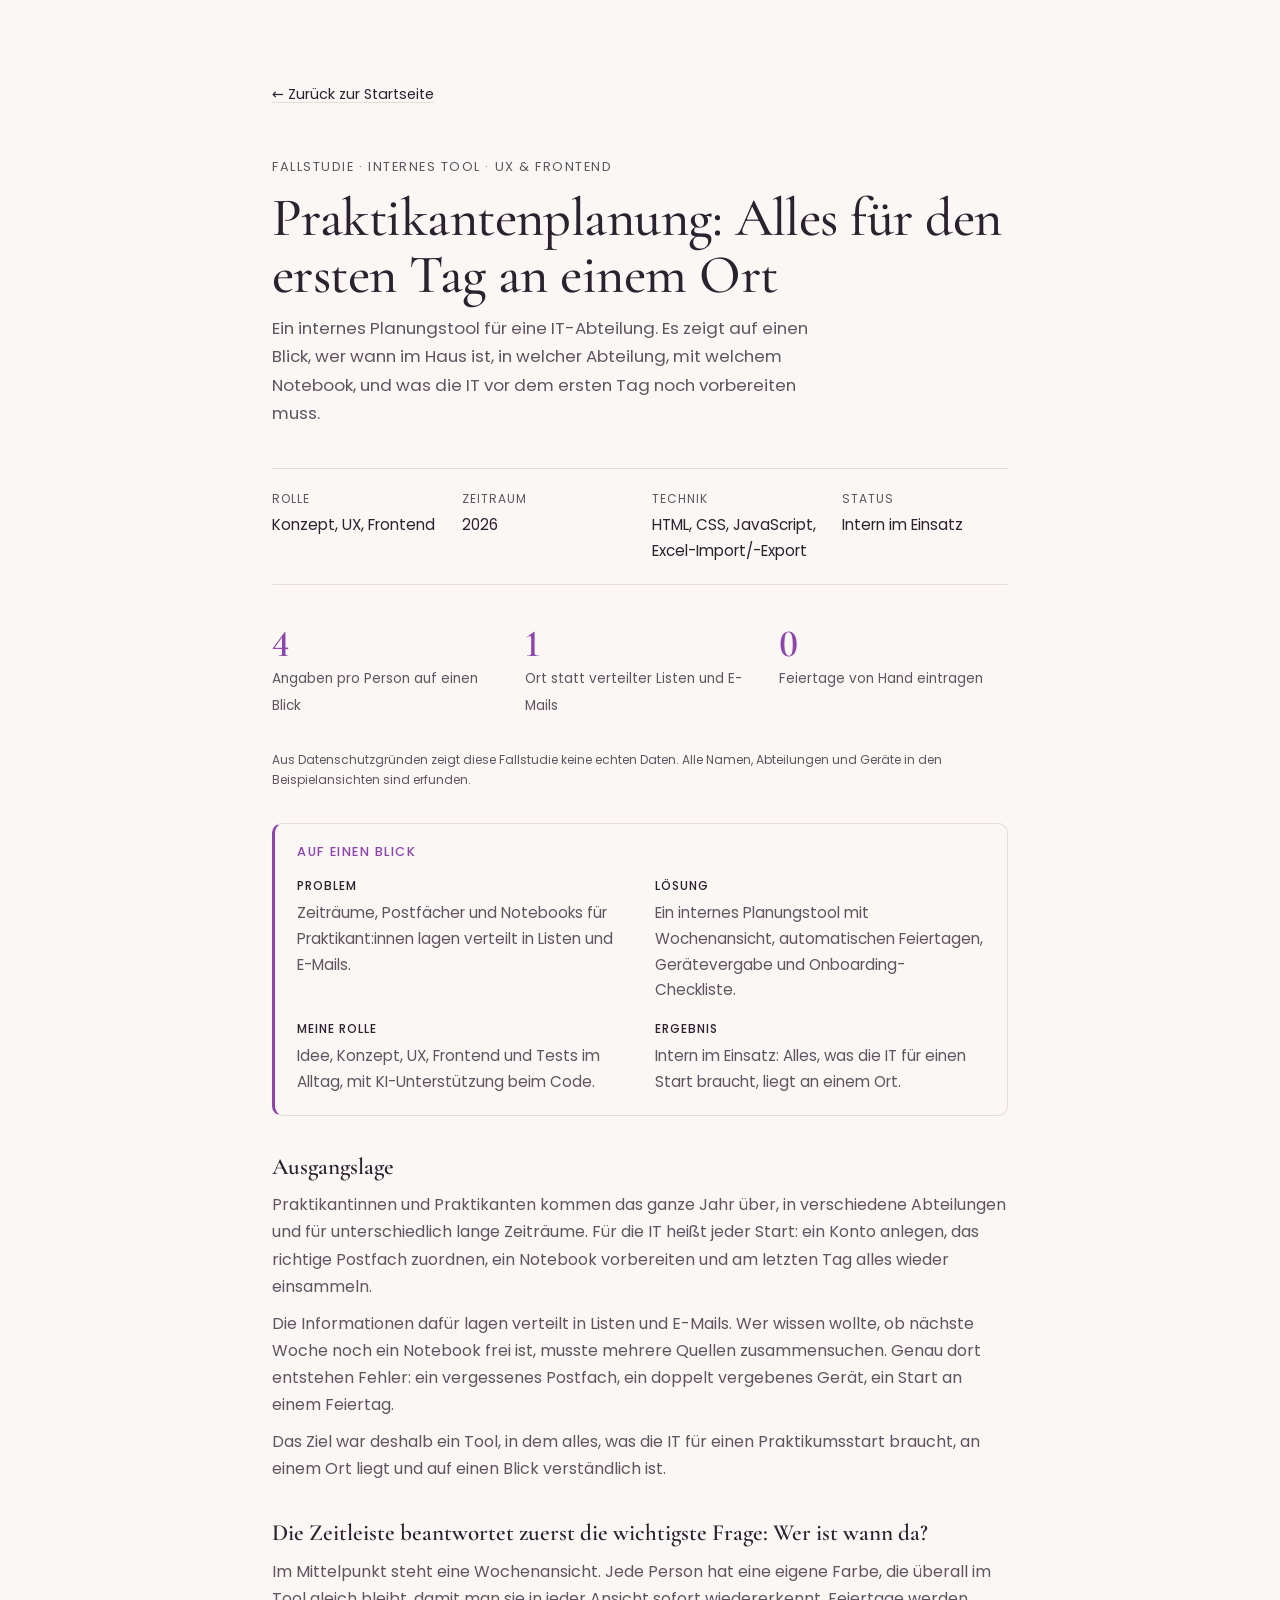
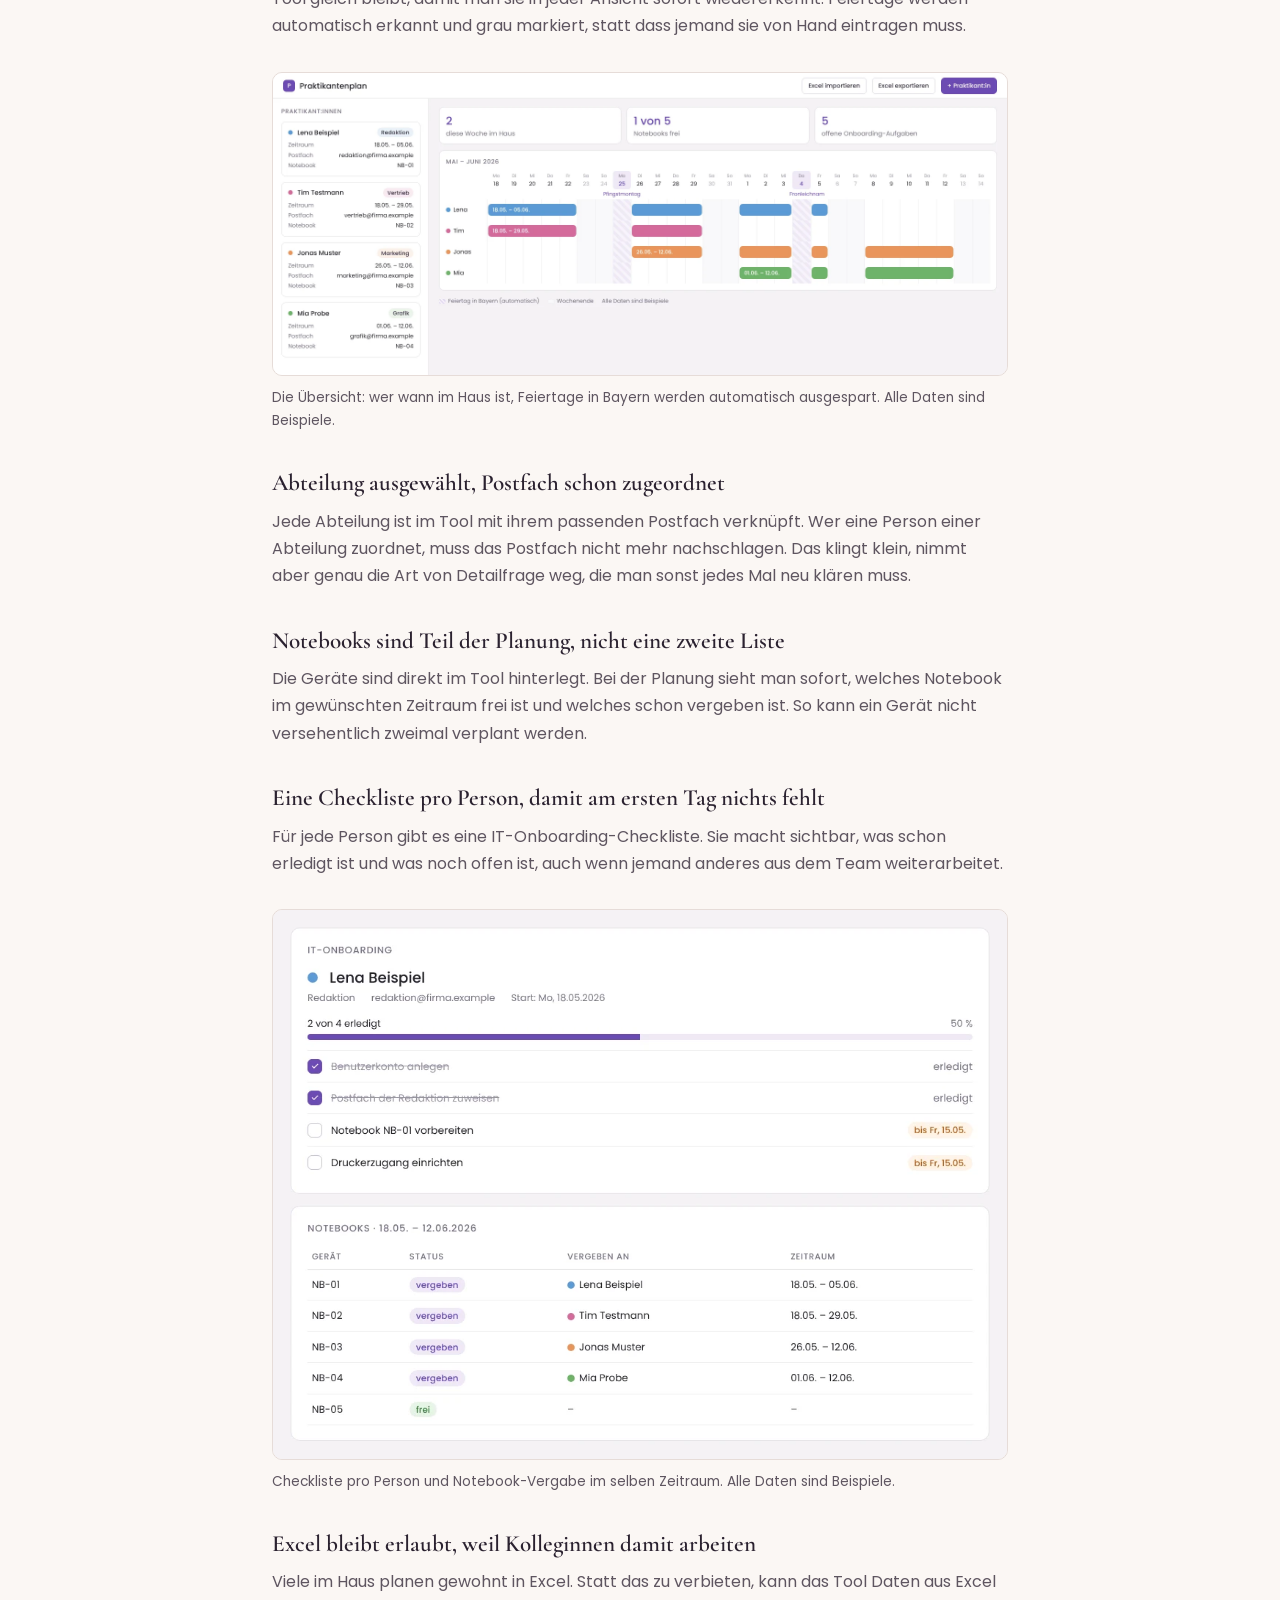
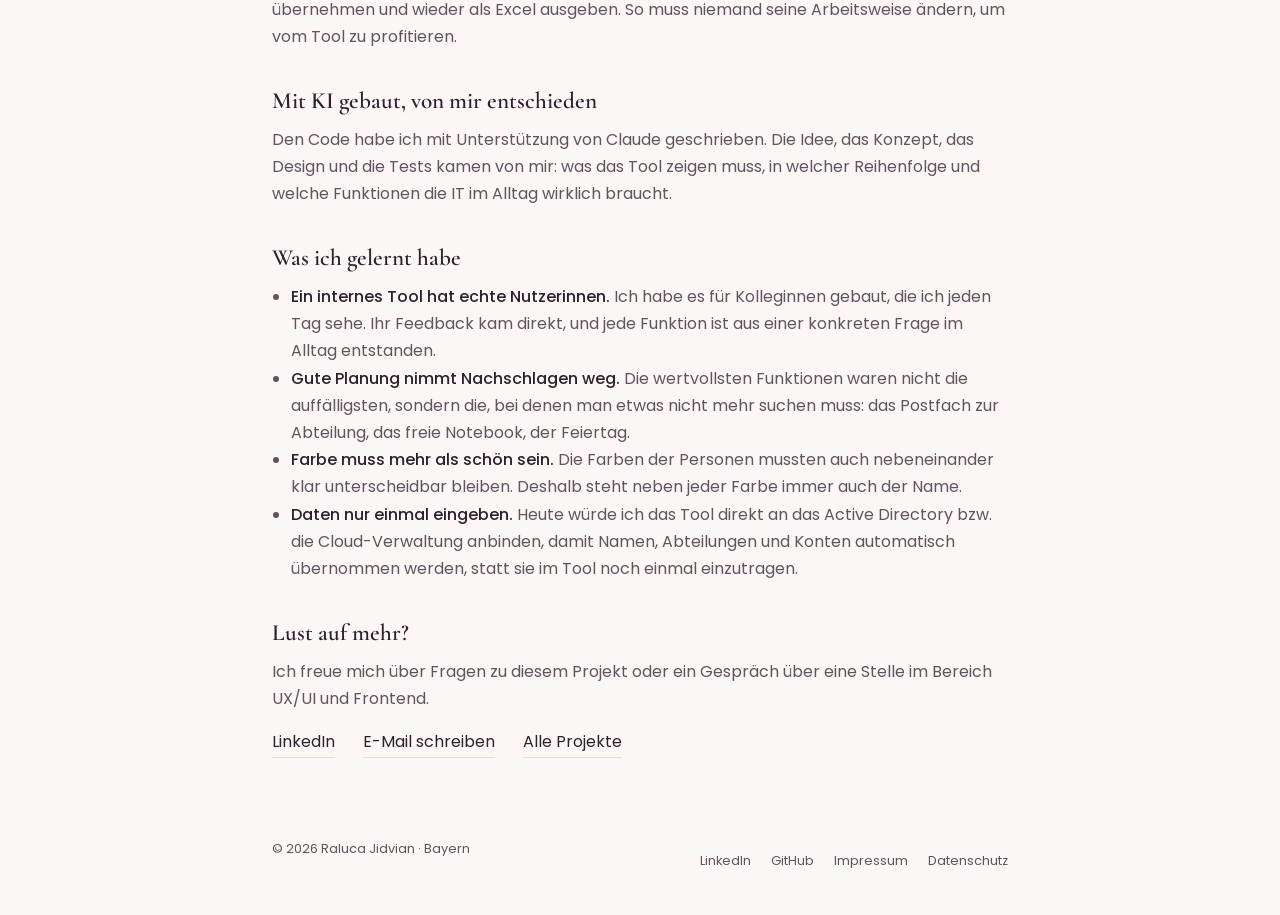
<file: praktikantenplan.html>
<!DOCTYPE html>
<html lang="de">
<head>
<meta charset="UTF-8">
<meta name="viewport" content="width=device-width, initial-scale=1">
<title>Praktikantenplanung – Fallstudie – Raluca Jidvian</title>
<meta name="description" content="Fallstudie: Ein internes Planungstool, das Praktikumszeiträume, Abteilungen, Notebooks und das IT-Onboarding an einem Ort zusammenführt.">
<link rel="stylesheet" href="style.css">
<link rel="icon" href="favicon.svg" type="image/svg+xml">
<meta property="og:type" content="website">
<meta property="og:locale" content="de_DE">
<meta property="og:title" content="Praktikantenplanung – Fallstudie – Raluca Jidvian">
<meta property="og:description" content="Fallstudie: Ein internes Planungstool, das Praktikumszeiträume, Abteilungen, Notebooks und das IT-Onboarding an einem Ort zusammenführt.">
<meta property="og:url" content="https://www.ralucajidvian.de/praktikantenplan.html">
<meta property="og:image" content="https://www.ralucajidvian.de/img/og.png">
<meta property="og:image:width" content="1200">
<meta property="og:image:height" content="630">
<meta name="twitter:card" content="summary_large_image">
</head>
<body>
<main class="legal case">
  <a class="back" href="./">← Zurück zur Startseite</a>

  <p class="eyebrow">Fallstudie · Internes Tool · UX & Frontend</p>
  <h1>Praktikantenplanung: Alles für den ersten Tag an einem Ort</h1>
  <p class="lead">Ein internes Planungstool für eine IT-Abteilung. Es zeigt auf einen Blick, wer wann im Haus ist, in welcher Abteilung, mit welchem Notebook, und was die IT vor dem ersten Tag noch vorbereiten muss.</p>

  <dl class="facts">
    <div><dt>Rolle</dt><dd>Konzept, UX, Frontend</dd></div>
    <div><dt>Zeitraum</dt><dd>2026</dd></div>
    <div><dt>Technik</dt><dd>HTML, CSS, JavaScript, Excel-Import/-Export</dd></div>
    <div><dt>Status</dt><dd>Intern im Einsatz</dd></div>
  </dl>

  <div class="numbers">
    <div><strong>4</strong><span>Angaben pro Person auf einen Blick</span></div>
    <div><strong>1</strong><span>Ort statt verteilter Listen und E-Mails</span></div>
    <div><strong>0</strong><span>Feiertage von Hand eintragen</span></div>
  </div>

  <p class="mock-note">Aus Datenschutzgründen zeigt diese Fallstudie keine echten Daten. Alle Namen, Abteilungen und Geräte in den Beispielansichten sind erfunden.</p>

  <section class="summary" aria-labelledby="blick">
    <h2 id="blick">Auf einen Blick</h2>
    <p><b>Problem</b>Zeiträume, Postfächer und Notebooks für Praktikant:innen lagen verteilt in Listen und E-Mails.</p>
    <p><b>Lösung</b>Ein internes Planungstool mit Wochenansicht, automatischen Feiertagen, Gerätevergabe und Onboarding-Checkliste.</p>
    <p><b>Meine Rolle</b>Idee, Konzept, UX, Frontend und Tests im Alltag, mit KI-Unterstützung beim Code.</p>
    <p><b>Ergebnis</b>Intern im Einsatz: Alles, was die IT für einen Start braucht, liegt an einem Ort.</p>
  </section>

  <h2>Ausgangslage</h2>
  <p>Praktikantinnen und Praktikanten kommen das ganze Jahr über, in verschiedene Abteilungen und für unterschiedlich lange Zeiträume. Für die IT heißt jeder Start: ein Konto anlegen, das richtige Postfach zuordnen, ein Notebook vorbereiten und am letzten Tag alles wieder einsammeln.</p>
  <p>Die Informationen dafür lagen verteilt in Listen und E-Mails. Wer wissen wollte, ob nächste Woche noch ein Notebook frei ist, musste mehrere Quellen zusammensuchen. Genau dort entstehen Fehler: ein vergessenes Postfach, ein doppelt vergebenes Gerät, ein Start an einem Feiertag.</p>
  <p>Das Ziel war deshalb ein Tool, in dem alles, was die IT für einen Praktikumsstart braucht, an einem Ort liegt und auf einen Blick verständlich ist.</p>

  <h2>Die Zeitleiste beantwortet zuerst die wichtigste Frage: Wer ist wann da?</h2>
  <p>Im Mittelpunkt steht eine Wochenansicht. Jede Person hat eine eigene Farbe, die überall im Tool gleich bleibt, damit man sie in jeder Ansicht sofort wiedererkennt. Feiertage werden automatisch erkannt und grau markiert, statt dass jemand sie von Hand eintragen muss.</p>
  <figure>
    <a href="img/praktikantenplan-uebersicht.webp" class="zoom"><img src="img/praktikantenplan-uebersicht.webp" alt="Beispielansicht des Praktikantenplans: links vier erfundene Praktikant:innen mit Abteilung, Postfach und Notebook, rechts ein Zeitplan für Mai und Juni 2026 mit farbigen Balken pro Person. Pfingstmontag und Fronleichnam sind automatisch als Feiertage markiert und unterbrechen die Balken." width="1600" height="660" loading="lazy"></a>
    <figcaption>Die Übersicht: wer wann im Haus ist, Feiertage in Bayern werden automatisch ausgespart. Alle Daten sind Beispiele.</figcaption>
  </figure>

  <h2>Abteilung ausgewählt, Postfach schon zugeordnet</h2>
  <p>Jede Abteilung ist im Tool mit ihrem passenden Postfach verknüpft. Wer eine Person einer Abteilung zuordnet, muss das Postfach nicht mehr nachschlagen. Das klingt klein, nimmt aber genau die Art von Detailfrage weg, die man sonst jedes Mal neu klären muss.</p>

  <h2>Notebooks sind Teil der Planung, nicht eine zweite Liste</h2>
  <p>Die Geräte sind direkt im Tool hinterlegt. Bei der Planung sieht man sofort, welches Notebook im gewünschten Zeitraum frei ist und welches schon vergeben ist. So kann ein Gerät nicht versehentlich zweimal verplant werden.</p>

  <h2>Eine Checkliste pro Person, damit am ersten Tag nichts fehlt</h2>
  <p>Für jede Person gibt es eine IT-Onboarding-Checkliste. Sie macht sichtbar, was schon erledigt ist und was noch offen ist, auch wenn jemand anderes aus dem Team weiterarbeitet.</p>
  <figure>
    <a href="img/praktikantenplan-onboarding.webp" class="zoom"><img src="img/praktikantenplan-onboarding.webp" alt="Beispielansicht: IT-Onboarding-Checkliste für eine erfundene Praktikantin mit zwei erledigten und zwei offenen Aufgaben, darunter eine Notebook-Übersicht mit vier vergebenen und einem freien Gerät." width="1000" height="748" loading="lazy"></a>
    <figcaption>Checkliste pro Person und Notebook-Vergabe im selben Zeitraum. Alle Daten sind Beispiele.</figcaption>
  </figure>

  <h2>Excel bleibt erlaubt, weil Kolleginnen damit arbeiten</h2>
  <p>Viele im Haus planen gewohnt in Excel. Statt das zu verbieten, kann das Tool Daten aus Excel übernehmen und wieder als Excel ausgeben. So muss niemand seine Arbeitsweise ändern, um vom Tool zu profitieren.</p>

  <h2>Mit KI gebaut, von mir entschieden</h2>
  <p>Den Code habe ich mit Unterstützung von Claude geschrieben. Die Idee, das Konzept, das Design und die Tests kamen von mir: was das Tool zeigen muss, in welcher Reihenfolge und welche Funktionen die IT im Alltag wirklich braucht.</p>

  <h2>Was ich gelernt habe</h2>
  <ul>
    <li><strong>Ein internes Tool hat echte Nutzerinnen.</strong> Ich habe es für Kolleginnen gebaut, die ich jeden Tag sehe. Ihr Feedback kam direkt, und jede Funktion ist aus einer konkreten Frage im Alltag entstanden.</li>
    <li><strong>Gute Planung nimmt Nachschlagen weg.</strong> Die wertvollsten Funktionen waren nicht die auffälligsten, sondern die, bei denen man etwas nicht mehr suchen muss: das Postfach zur Abteilung, das freie Notebook, der Feiertag.</li>
    <li><strong>Farbe muss mehr als schön sein.</strong> Die Farben der Personen mussten auch nebeneinander klar unterscheidbar bleiben. Deshalb steht neben jeder Farbe immer auch der Name.</li>
    <li><strong>Daten nur einmal eingeben.</strong> Heute würde ich das Tool direkt an das Active Directory bzw. die Cloud-Verwaltung anbinden, damit Namen, Abteilungen und Konten automatisch übernommen werden, statt sie im Tool noch einmal einzutragen.</li>
  </ul>

  <h2>Lust auf mehr?</h2>
  <p>Ich freue mich über Fragen zu diesem Projekt oder ein Gespräch über eine Stelle im Bereich UX/UI und Frontend.</p>
  <nav aria-label="Kontakt">
    <a href="https://www.linkedin.com/in/ralucajidvian">LinkedIn</a>
    <a href="mailto:jidvian.raluca@yahoo.com">E-Mail schreiben</a>
    <a href="./">Alle Projekte</a>
  </nav>
</main>
<footer>
  <span>© 2026 Raluca Jidvian · Bayern</span>
  <nav aria-label="Footer"><a href="https://www.linkedin.com/in/ralucajidvian">LinkedIn</a><a href="https://github.com/Dandelion1111r">GitHub</a><a href="impressum.html">Impressum</a><a href="datenschutz.html">Datenschutz</a></nav>
</footer>
</body>
</html>
</file>
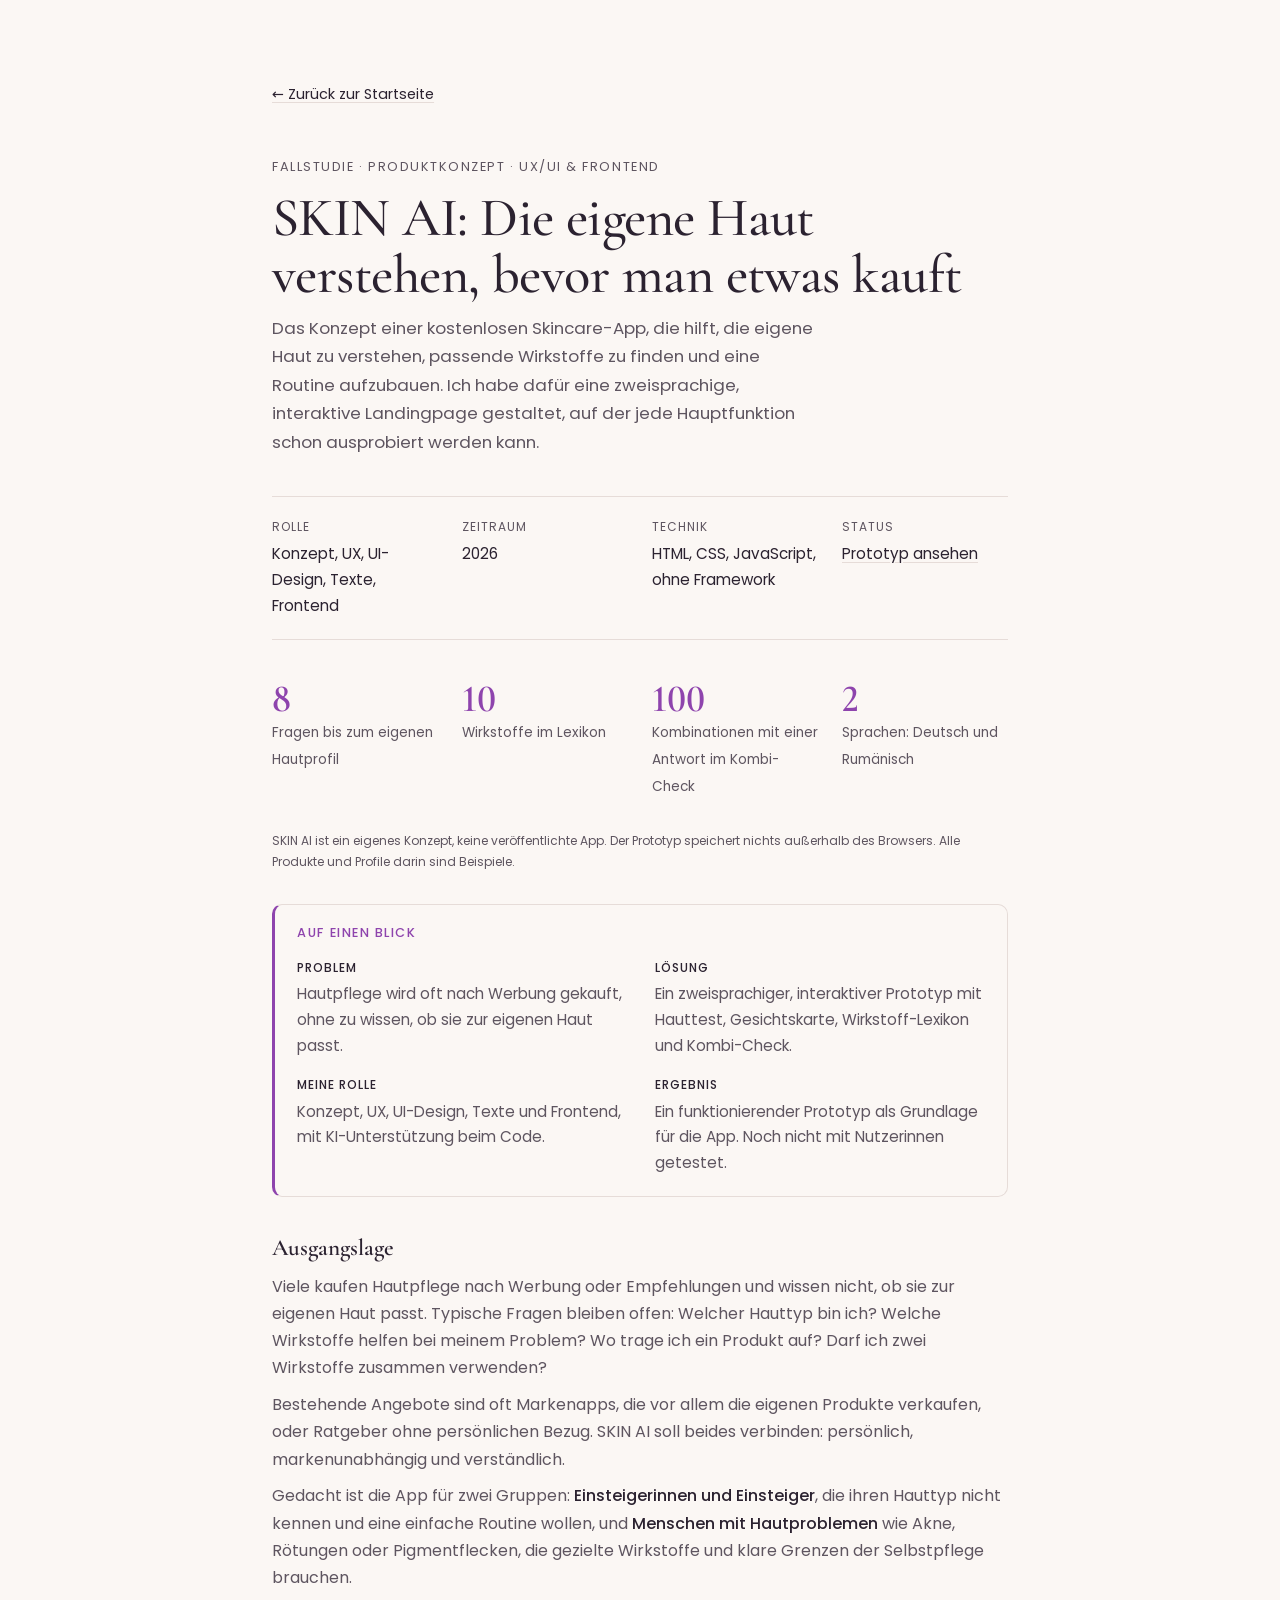
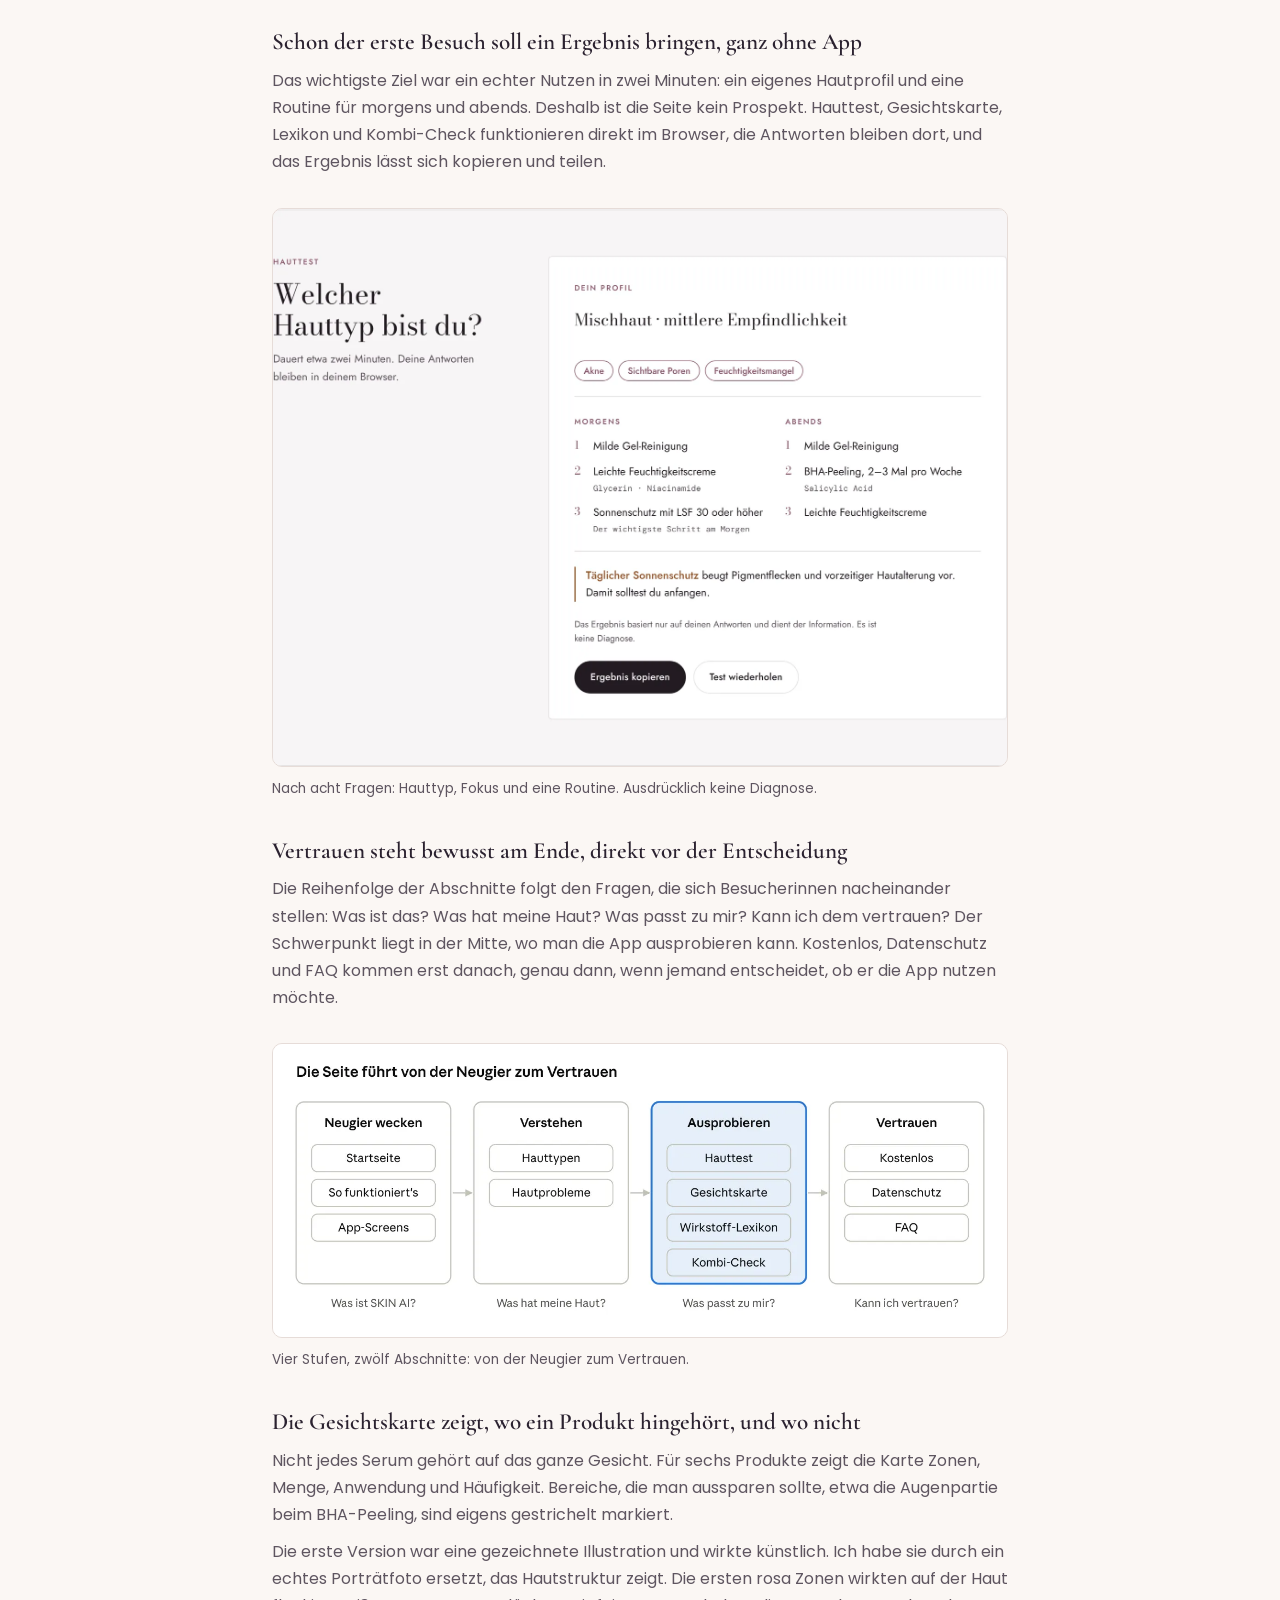
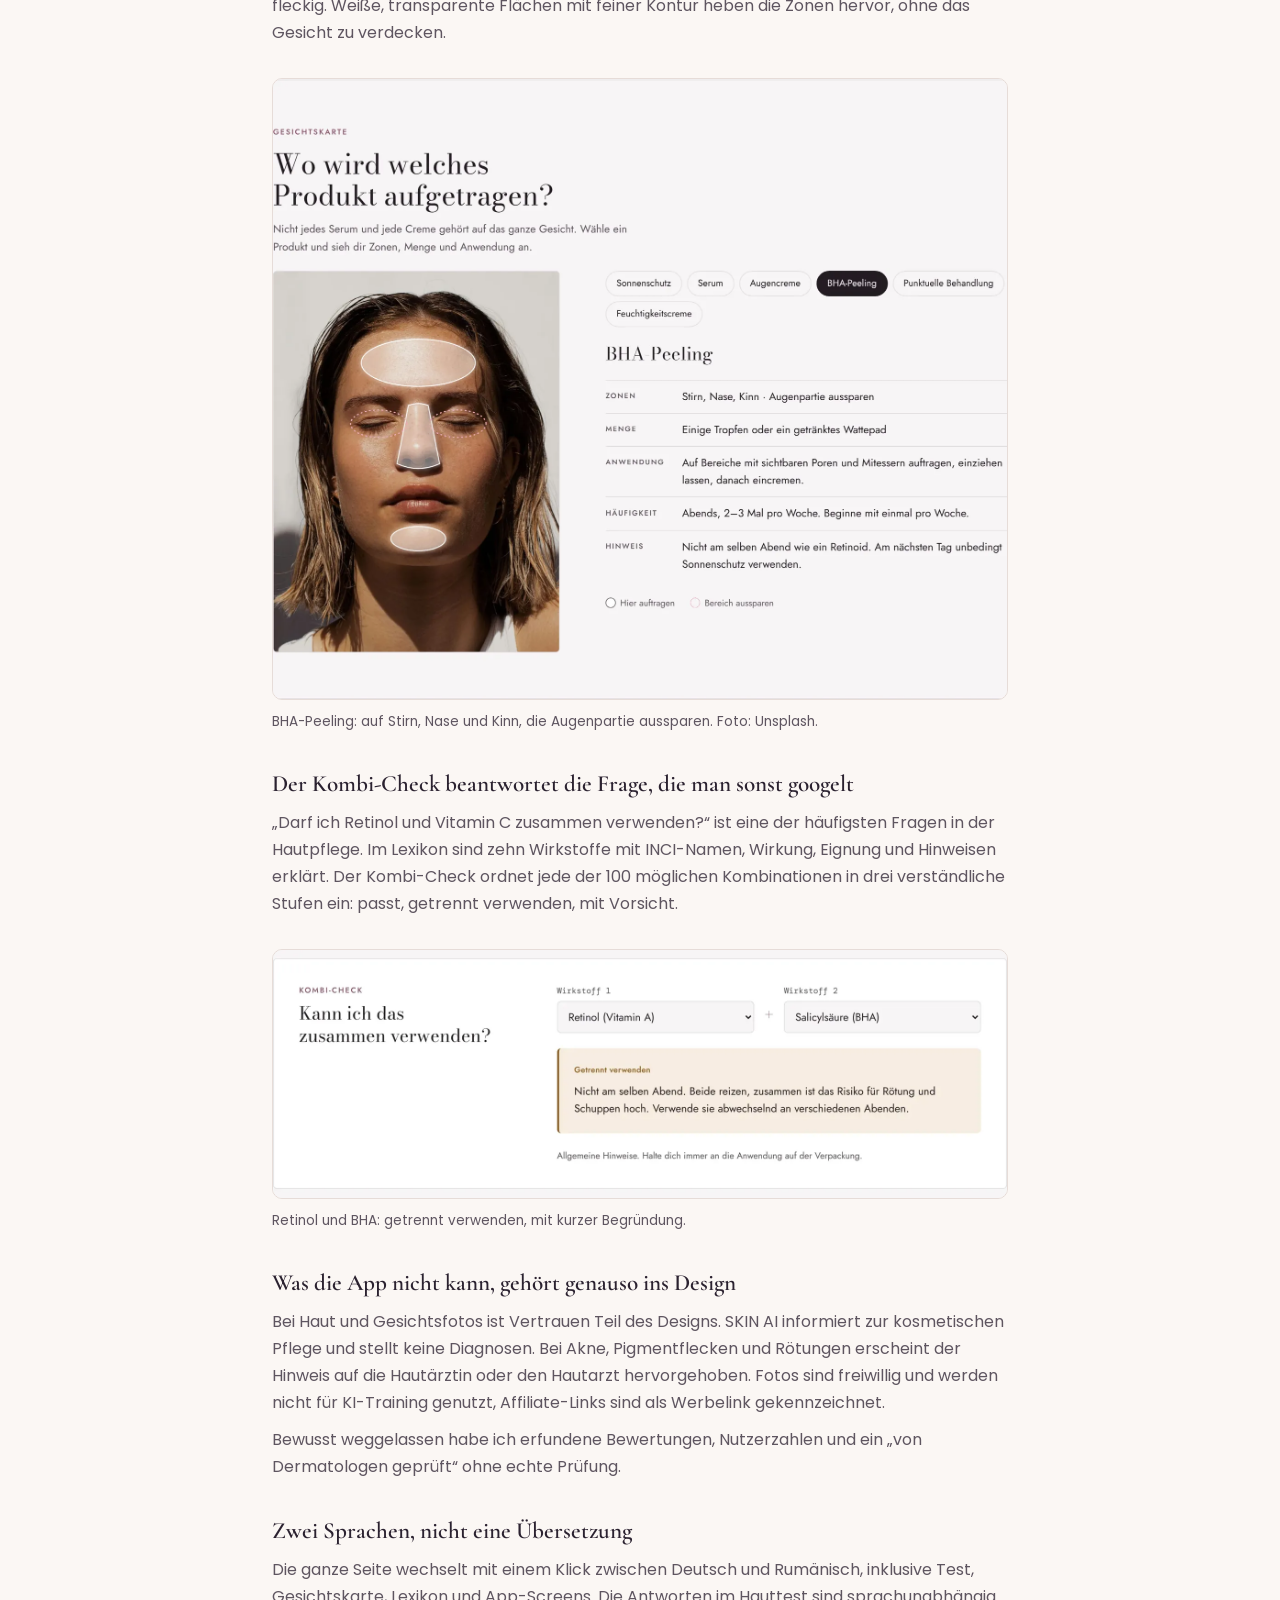
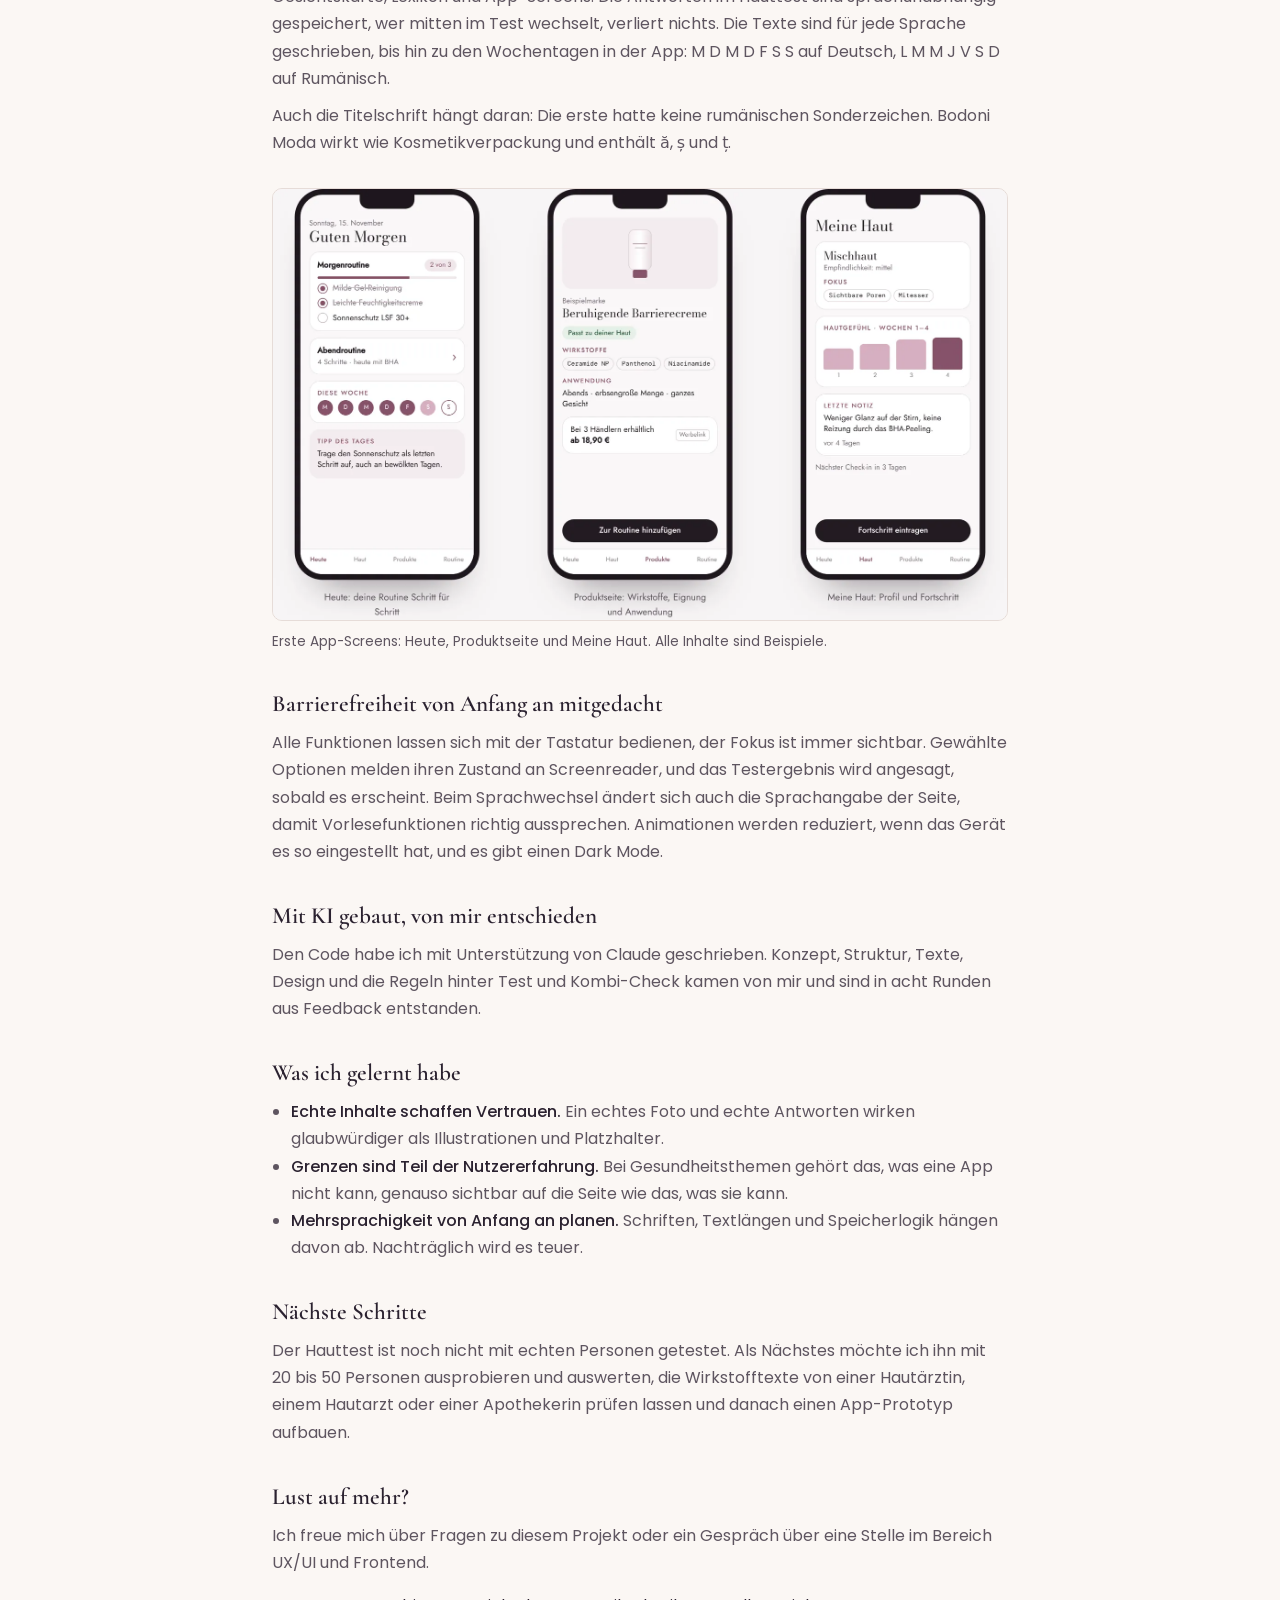
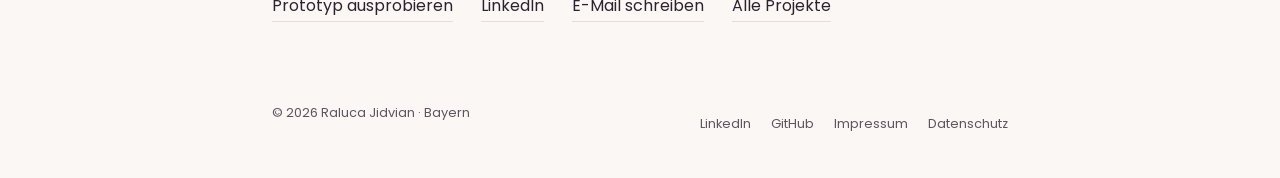
<file: skin-ai.html>
<!DOCTYPE html>
<html lang="de">
<head>
<meta charset="UTF-8">
<meta name="viewport" content="width=device-width, initial-scale=1">
<title>SKIN AI – Fallstudie – Raluca Jidvian</title>
<meta name="description" content="Fallstudie: Konzept und interaktiver Prototyp einer Skincare-App mit Hauttest, Gesichtskarte und Wirkstoff-Lexikon, auf Deutsch und Rumänisch.">
<link rel="stylesheet" href="style.css">
<link rel="icon" href="favicon.svg" type="image/svg+xml">
<meta property="og:type" content="website">
<meta property="og:locale" content="de_DE">
<meta property="og:title" content="SKIN AI – Fallstudie – Raluca Jidvian">
<meta property="og:description" content="Fallstudie: Konzept und interaktiver Prototyp einer Skincare-App mit Hauttest, Gesichtskarte und Wirkstoff-Lexikon, auf Deutsch und Rumänisch.">
<meta property="og:url" content="https://www.ralucajidvian.de/skin-ai.html">
<meta property="og:image" content="https://www.ralucajidvian.de/img/og.png">
<meta property="og:image:width" content="1200">
<meta property="og:image:height" content="630">
<meta name="twitter:card" content="summary_large_image">
</head>
<body>
<main class="legal case">
  <a class="back" href="./">← Zurück zur Startseite</a>

  <p class="eyebrow">Fallstudie · Produktkonzept · UX/UI & Frontend</p>
  <h1>SKIN AI: Die eigene Haut verstehen, bevor man etwas kauft</h1>
  <p class="lead">Das Konzept einer kostenlosen Skincare-App, die hilft, die eigene Haut zu verstehen, passende Wirkstoffe zu finden und eine Routine aufzubauen. Ich habe dafür eine zweisprachige, interaktive Landingpage gestaltet, auf der jede Hauptfunktion schon ausprobiert werden kann.</p>

  <dl class="facts">
    <div><dt>Rolle</dt><dd>Konzept, UX, UI-Design, Texte, Frontend</dd></div>
    <div><dt>Zeitraum</dt><dd>2026</dd></div>
    <div><dt>Technik</dt><dd>HTML, CSS, JavaScript, ohne Framework</dd></div>
    <div><dt>Status</dt><dd><a href="https://dandelion1111r.github.io/skin-ai/" rel="noopener">Prototyp ansehen</a></dd></div>
  </dl>

  <div class="numbers">
    <div><strong>8</strong><span>Fragen bis zum eigenen Hautprofil</span></div>
    <div><strong>10</strong><span>Wirkstoffe im Lexikon</span></div>
    <div><strong>100</strong><span>Kombinationen mit einer Antwort im Kombi-Check</span></div>
    <div><strong>2</strong><span>Sprachen: Deutsch und Rumänisch</span></div>
  </div>

  <p class="mock-note">SKIN AI ist ein eigenes Konzept, keine veröffentlichte App. Der Prototyp speichert nichts außerhalb des Browsers. Alle Produkte und Profile darin sind Beispiele.</p>

  <section class="summary" aria-labelledby="blick">
    <h2 id="blick">Auf einen Blick</h2>
    <p><b>Problem</b>Hautpflege wird oft nach Werbung gekauft, ohne zu wissen, ob sie zur eigenen Haut passt.</p>
    <p><b>Lösung</b>Ein zweisprachiger, interaktiver Prototyp mit Hauttest, Gesichtskarte, Wirkstoff-Lexikon und Kombi-Check.</p>
    <p><b>Meine Rolle</b>Konzept, UX, UI-Design, Texte und Frontend, mit KI-Unterstützung beim Code.</p>
    <p><b>Ergebnis</b>Ein funktionierender Prototyp als Grundlage für die App. Noch nicht mit Nutzerinnen getestet.</p>
  </section>

  <h2>Ausgangslage</h2>
  <p>Viele kaufen Hautpflege nach Werbung oder Empfehlungen und wissen nicht, ob sie zur eigenen Haut passt. Typische Fragen bleiben offen: Welcher Hauttyp bin ich? Welche Wirkstoffe helfen bei meinem Problem? Wo trage ich ein Produkt auf? Darf ich zwei Wirkstoffe zusammen verwenden?</p>
  <p>Bestehende Angebote sind oft Markenapps, die vor allem die eigenen Produkte verkaufen, oder Ratgeber ohne persönlichen Bezug. SKIN AI soll beides verbinden: persönlich, markenunabhängig und verständlich.</p>
  <p>Gedacht ist die App für zwei Gruppen: <strong>Einsteigerinnen und Einsteiger</strong>, die ihren Hauttyp nicht kennen und eine einfache Routine wollen, und <strong>Menschen mit Hautproblemen</strong> wie Akne, Rötungen oder Pigmentflecken, die gezielte Wirkstoffe und klare Grenzen der Selbstpflege brauchen.</p>

  <h2>Schon der erste Besuch soll ein Ergebnis bringen, ganz ohne App</h2>
  <p>Das wichtigste Ziel war ein echter Nutzen in zwei Minuten: ein eigenes Hautprofil und eine Routine für morgens und abends. Deshalb ist die Seite kein Prospekt. Hauttest, Gesichtskarte, Lexikon und Kombi-Check funktionieren direkt im Browser, die Antworten bleiben dort, und das Ergebnis lässt sich kopieren und teilen.</p>
  <figure>
    <a href="img/skinai-hauttest.webp" class="zoom"><img src="img/skinai-hauttest.webp" alt="Ergebnis des Hauttests im Prototyp: Mischhaut mit mittlerer Empfindlichkeit, Fokus auf Akne, sichtbare Poren und Feuchtigkeitsmangel, darunter eine Routine mit drei Schritten für morgens und drei für abends sowie ein Hinweis zum täglichen Sonnenschutz." width="1600" height="1215" loading="lazy"></a>
    <figcaption>Nach acht Fragen: Hauttyp, Fokus und eine Routine. Ausdrücklich keine Diagnose.</figcaption>
  </figure>

  <h2>Vertrauen steht bewusst am Ende, direkt vor der Entscheidung</h2>
  <p>Die Reihenfolge der Abschnitte folgt den Fragen, die sich Besucherinnen nacheinander stellen: Was ist das? Was hat meine Haut? Was passt zu mir? Kann ich dem vertrauen? Der Schwerpunkt liegt in der Mitte, wo man die App ausprobieren kann. Kostenlos, Datenschutz und FAQ kommen erst danach, genau dann, wenn jemand entscheidet, ob er die App nutzen möchte.</p>
  <figure>
    <a href="img/skinai-struktur.webp" class="zoom"><img src="img/skinai-struktur.webp" alt="Diagramm der Seitenstruktur in vier Stufen: Neugier wecken mit Startseite, So funktioniert's und App-Screens; Verstehen mit Hauttypen und Hautproblemen; Ausprobieren mit Hauttest, Gesichtskarte, Wirkstoff-Lexikon und Kombi-Check; Vertrauen mit Kostenlos, Datenschutz und FAQ." width="1344" height="536" loading="lazy"></a>
    <figcaption>Vier Stufen, zwölf Abschnitte: von der Neugier zum Vertrauen.</figcaption>
  </figure>

  <h2>Die Gesichtskarte zeigt, wo ein Produkt hingehört, und wo nicht</h2>
  <p>Nicht jedes Serum gehört auf das ganze Gesicht. Für sechs Produkte zeigt die Karte Zonen, Menge, Anwendung und Häufigkeit. Bereiche, die man aussparen sollte, etwa die Augenpartie beim BHA-Peeling, sind eigens gestrichelt markiert.</p>
  <p>Die erste Version war eine gezeichnete Illustration und wirkte künstlich. Ich habe sie durch ein echtes Porträtfoto ersetzt, das Hautstruktur zeigt. Die ersten rosa Zonen wirkten auf der Haut fleckig. Weiße, transparente Flächen mit feiner Kontur heben die Zonen hervor, ohne das Gesicht zu verdecken.</p>
  <figure>
    <a href="img/skinai-gesichtskarte.webp" class="zoom"><img src="img/skinai-gesichtskarte.webp" alt="Gesichtskarte im Prototyp: Porträtfoto mit hervorgehobenen Zonen auf Stirn, Nase und Kinn und gestrichelt markierter Augenpartie, rechts die Angaben zum BHA-Peeling mit Zonen, Menge, Anwendung, Häufigkeit und Hinweis." width="1600" height="1351" loading="lazy"></a>
    <figcaption>BHA-Peeling: auf Stirn, Nase und Kinn, die Augenpartie aussparen. Foto: Unsplash.</figcaption>
  </figure>

  <h2>Der Kombi-Check beantwortet die Frage, die man sonst googelt</h2>
  <p>„Darf ich Retinol und Vitamin C zusammen verwenden?“ ist eine der häufigsten Fragen in der Hautpflege. Im Lexikon sind zehn Wirkstoffe mit INCI-Namen, Wirkung, Eignung und Hinweisen erklärt. Der Kombi-Check ordnet jede der 100 möglichen Kombinationen in drei verständliche Stufen ein: passt, getrennt verwenden, mit Vorsicht.</p>
  <figure>
    <a href="img/skinai-kombicheck.webp" class="zoom"><img src="img/skinai-kombicheck.webp" alt="Kombi-Check im Prototyp: Retinol und Salicylsäure ausgewählt, Ergebnis „Getrennt verwenden“ mit der Erklärung, beide nicht am selben Abend zu verwenden." width="1600" height="540" loading="lazy"></a>
    <figcaption>Retinol und BHA: getrennt verwenden, mit kurzer Begründung.</figcaption>
  </figure>

  <h2>Was die App nicht kann, gehört genauso ins Design</h2>
  <p>Bei Haut und Gesichtsfotos ist Vertrauen Teil des Designs. SKIN AI informiert zur kosmetischen Pflege und stellt keine Diagnosen. Bei Akne, Pigmentflecken und Rötungen erscheint der Hinweis auf die Hautärztin oder den Hautarzt hervorgehoben. Fotos sind freiwillig und werden nicht für KI-Training genutzt, Affiliate-Links sind als Werbelink gekennzeichnet.</p>
  <p>Bewusst weggelassen habe ich erfundene Bewertungen, Nutzerzahlen und ein „von Dermatologen geprüft“ ohne echte Prüfung.</p>

  <h2>Zwei Sprachen, nicht eine Übersetzung</h2>
  <p>Die ganze Seite wechselt mit einem Klick zwischen Deutsch und Rumänisch, inklusive Test, Gesichtskarte, Lexikon und App-Screens. Die Antworten im Hauttest sind sprachunabhängig gespeichert, wer mitten im Test wechselt, verliert nichts. Die Texte sind für jede Sprache geschrieben, bis hin zu den Wochentagen in der App: M D M D F S S auf Deutsch, L M M J V S D auf Rumänisch.</p>
  <p>Auch die Titelschrift hängt daran: Die erste hatte keine rumänischen Sonderzeichen. Bodoni Moda wirkt wie Kosmetikverpackung und enthält ă, ș und ț.</p>
  <figure>
    <a href="img/skinai-app.webp" class="zoom"><img src="img/skinai-app.webp" alt="Drei App-Screens im Entwurf: Heute mit Morgenroutine und Wochenübersicht, eine Produktseite mit Wirkstoffen und gekennzeichnetem Werbelink, und Meine Haut mit Profil und Fortschrittsgrafik." width="1600" height="939" loading="lazy"></a>
    <figcaption>Erste App-Screens: Heute, Produktseite und Meine Haut. Alle Inhalte sind Beispiele.</figcaption>
  </figure>

  <h2>Barrierefreiheit von Anfang an mitgedacht</h2>
  <p>Alle Funktionen lassen sich mit der Tastatur bedienen, der Fokus ist immer sichtbar. Gewählte Optionen melden ihren Zustand an Screenreader, und das Testergebnis wird angesagt, sobald es erscheint. Beim Sprachwechsel ändert sich auch die Sprachangabe der Seite, damit Vorlesefunktionen richtig aussprechen. Animationen werden reduziert, wenn das Gerät es so eingestellt hat, und es gibt einen Dark Mode.</p>

  <h2>Mit KI gebaut, von mir entschieden</h2>
  <p>Den Code habe ich mit Unterstützung von Claude geschrieben. Konzept, Struktur, Texte, Design und die Regeln hinter Test und Kombi-Check kamen von mir und sind in acht Runden aus Feedback entstanden.</p>

  <h2>Was ich gelernt habe</h2>
  <ul>
    <li><strong>Echte Inhalte schaffen Vertrauen.</strong> Ein echtes Foto und echte Antworten wirken glaubwürdiger als Illustrationen und Platzhalter.</li>
    <li><strong>Grenzen sind Teil der Nutzererfahrung.</strong> Bei Gesundheitsthemen gehört das, was eine App nicht kann, genauso sichtbar auf die Seite wie das, was sie kann.</li>
    <li><strong>Mehrsprachigkeit von Anfang an planen.</strong> Schriften, Textlängen und Speicherlogik hängen davon ab. Nachträglich wird es teuer.</li>
  </ul>

  <h2>Nächste Schritte</h2>
  <p>Der Hauttest ist noch nicht mit echten Personen getestet. Als Nächstes möchte ich ihn mit 20 bis 50 Personen ausprobieren und auswerten, die Wirkstofftexte von einer Hautärztin, einem Hautarzt oder einer Apothekerin prüfen lassen und danach einen App-Prototyp aufbauen.</p>

  <h2>Lust auf mehr?</h2>
  <p>Ich freue mich über Fragen zu diesem Projekt oder ein Gespräch über eine Stelle im Bereich UX/UI und Frontend.</p>
  <nav aria-label="Kontakt">
    <a href="https://dandelion1111r.github.io/skin-ai/" rel="noopener">Prototyp ausprobieren</a>
    <a href="https://www.linkedin.com/in/ralucajidvian">LinkedIn</a>
    <a href="mailto:jidvian.raluca@yahoo.com">E-Mail schreiben</a>
    <a href="./">Alle Projekte</a>
  </nav>
</main>
<footer>
  <span>© 2026 Raluca Jidvian · Bayern</span>
  <nav aria-label="Footer"><a href="https://www.linkedin.com/in/ralucajidvian">LinkedIn</a><a href="https://github.com/Dandelion1111r">GitHub</a><a href="impressum.html">Impressum</a><a href="datenschutz.html">Datenschutz</a></nav>
</footer>
</body>
</html>
</file>
<file: style.css>
@font-face { font-family: "Cormorant Garamond"; font-style: normal; font-weight: 500; font-display: swap; src: url("fonts/cormorant-garamond-latin-500-normal.woff2") format("woff2"); }
@font-face { font-family: "Cormorant Garamond"; font-style: normal; font-weight: 600; font-display: swap; src: url("fonts/cormorant-garamond-latin-600-normal.woff2") format("woff2"); }
@font-face { font-family: "Cormorant Garamond"; font-style: italic; font-weight: 500; font-display: swap; src: url("fonts/cormorant-garamond-latin-500-italic.woff2") format("woff2"); }
@font-face { font-family: Poppins; font-style: normal; font-weight: 400; font-display: swap; src: url("fonts/poppins-latin-400-normal.woff2") format("woff2"); }
@font-face { font-family: Poppins; font-style: normal; font-weight: 500; font-display: swap; src: url("fonts/poppins-latin-500-normal.woff2") format("woff2"); }

:root {
  --paper: #fbf7f4;
  --ink: #2b2230;
  --ink-soft: #5e5560;
  --line: #e6dcd8;
  --plum: #8e44ad;
  --serif: "Cormorant Garamond", Georgia, serif;
  --sans: Poppins, system-ui, -apple-system, sans-serif;
  color-scheme: light;
}
@media (prefers-color-scheme: dark) {
  :root {
    --paper: #1f1a22;
    --ink: #f3ecf0;
    --ink-soft: #b9adb6;
    --line: #3d3440;
    --plum: #c48ae0;
    color-scheme: dark;
  }
}
* { box-sizing: border-box; margin: 0; }
body {
  background: var(--paper);
  color: var(--ink);
  font: 400 1rem/1.7 var(--sans);
  min-height: 100vh;
  display: flex;
  flex-direction: column;
}
main {
  width: min(100% - 3rem, 46rem);
  margin: auto;
  padding: 5rem 0 3rem;
}
h1 {
  font: 500 clamp(2.6rem, 7vw, 4.2rem)/1.05 var(--serif);
  letter-spacing: -0.01em;
}
.lead {
  margin-top: 1.5rem;
  max-width: 34rem;
  color: var(--ink-soft);
  font-size: 1.05rem;
}
/* Der Weg: Schaltkreise → Server → Interfaces */
.path {
  list-style: none;
  padding: 0;
  margin: 3.5rem 0;
  display: grid;
  grid-template-columns: repeat(3, 1fr);
  border-top: 1px solid var(--line);
}
.path li {
  padding: 1.25rem 1rem 0 0;
  position: relative;
}
.path li::before {
  content: "";
  position: absolute;
  top: -5px;
  left: 0;
  width: 9px;
  height: 9px;
  border-radius: 50%;
  background: var(--paper);
  border: 1.5px solid var(--ink-soft);
}
.path li:last-child::before { background: var(--plum); border-color: var(--plum); }
.path strong {
  display: block;
  font: 600 1.35rem/1.2 var(--serif);
}
.path span { font-size: 0.85rem; color: var(--ink-soft); }
.note {
  font: italic 500 1.4rem/1.4 var(--serif);
  color: var(--plum);
}
.status { margin-top: 0.75rem; color: var(--ink-soft); }
nav { margin-top: 2.5rem; display: flex; flex-wrap: wrap; gap: 0.75rem 1.75rem; }
nav a {
  color: var(--ink);
  text-decoration: none;
  border-bottom: 1px solid var(--line);
  padding-bottom: 2px;
}
nav a:hover { border-color: var(--plum); color: var(--plum); }
a:focus-visible { outline: 2px solid var(--plum); outline-offset: 4px; border-radius: 2px; }
footer {
  width: min(100% - 3rem, 46rem);
  margin: 0 auto;
  padding: 2rem 0;
  font-size: 0.8rem;
  color: var(--ink-soft);
}
@media (max-width: 560px) {
  .path { grid-template-columns: 1fr; border-top: 0; border-left: 1px solid var(--line); }
  .path li { padding: 0 0 1.5rem 1.5rem; }
  .path li::before { top: 0.45rem; left: -5px; }
}

/* Footer & Rechtliches */
footer { display: flex; flex-wrap: wrap; justify-content: space-between; gap: 0.5rem 1.5rem; }
footer nav { margin: 0; gap: 0 1.25rem; }
footer nav a { color: var(--ink-soft); border: 0; padding: 0; }
footer nav a:hover { color: var(--plum); }
.legal { margin: 0 auto; }
.legal h1 { font-size: clamp(2.2rem, 6vw, 3.2rem); }
.legal h2 { font: 600 1.45rem/1.3 var(--serif); margin: 2.25rem 0 0.5rem; }
.legal p, .legal ul { margin-top: 0.6rem; color: var(--ink-soft); }
.legal ul { padding-left: 1.2rem; }
.legal strong { color: var(--ink); font-weight: 500; }
.legal a { color: var(--ink); text-decoration-color: var(--line); text-underline-offset: 3px; }
.legal a:hover { color: var(--plum); text-decoration-color: var(--plum); }
.back { display: inline-block; margin-bottom: 2.5rem; font-size: 0.9rem; }
.stand { margin-top: 2.5rem; font-size: 0.85rem; }

/* Fallstudie */
.case h1 { font-size: clamp(2.2rem, 6vw, 3.4rem); }
.eyebrow { font-size: 0.8rem; letter-spacing: 0.12em; text-transform: uppercase; color: var(--plum); margin-bottom: 0.75rem; }
.facts { display: grid; grid-template-columns: repeat(auto-fit, minmax(9rem, 1fr)); gap: 1rem 1.5rem; margin: 2.5rem 0; padding: 1.25rem 0; border-block: 1px solid var(--line); }
.facts dt { font-size: 0.75rem; letter-spacing: 0.08em; text-transform: uppercase; color: var(--ink-soft); }
.facts dd { margin: 0.2rem 0 0; font-size: 0.95rem; }
.numbers { display: grid; grid-template-columns: repeat(auto-fit, minmax(8rem, 1fr)); gap: 1.5rem; margin: 2rem 0; }
.numbers strong { display: block; font: 600 2.4rem/1 var(--serif); color: var(--plum); }
.numbers span { font-size: 0.85rem; color: var(--ink-soft); }
.case figure { margin: 2rem 0; }
.case img { width: 100%; height: auto; border-radius: 10px; border: 1px solid var(--line); display: block; }
.case figcaption { margin-top: 0.6rem; font-size: 0.85rem; color: var(--ink-soft); }
.todo { margin-top: 0.75rem; padding: 0.9rem 1rem; border: 1.5px dashed var(--plum); border-radius: 8px; color: var(--plum); font-size: 0.9rem; }

/* Startseite: Aktionen & Projekte */
.actions { margin-top: 2rem; display: flex; flex-wrap: wrap; gap: 0.75rem; }
.btn { font: 500 0.95rem/1 var(--sans); padding: 0.8rem 1.2rem; border-radius: 999px; border: 1.5px solid var(--plum); background: var(--plum); color: var(--paper); cursor: pointer; text-decoration: none; }
.btn.ghost { background: transparent; color: var(--plum); }
.btn:hover { filter: brightness(1.08); }
.btn:focus-visible { outline: 2px solid var(--plum); outline-offset: 3px; }
.section-title { font: 500 1.9rem/1.2 var(--serif); margin: 4rem 0 1.25rem; }
.project { display: block; color: inherit; text-decoration: none; border: 1px solid var(--line); border-radius: 14px; overflow: hidden; transition: border-color .2s, transform .2s; }
.project:hover { border-color: var(--plum); transform: translateY(-2px); }
.project img { width: 100%; height: auto; display: block; border-bottom: 1px solid var(--line); }
.project-body { padding: 1.25rem 1.4rem 1.5rem; }
.project h3 { font: 600 1.6rem/1.2 var(--serif); }
.project .pair { display: grid; grid-template-columns: 1fr 1fr; gap: 1rem; margin-top: 0.9rem; font-size: 0.92rem; color: var(--ink-soft); }
.project .pair b { display: block; font-weight: 500; color: var(--ink); font-size: 0.75rem; letter-spacing: 0.08em; text-transform: uppercase; }
.project .stats { display: flex; flex-wrap: wrap; gap: 0.5rem 1.5rem; margin-top: 1rem; font-size: 0.85rem; color: var(--ink-soft); }
.project .stats strong { color: var(--plum); font: 600 1.15rem var(--serif); margin-right: 0.25rem; }
.project .more { display: inline-block; margin-top: 1rem; color: var(--plum); font-weight: 500; }
@media (max-width: 560px) { .project .pair { grid-template-columns: 1fr; } }
@media (prefers-reduced-motion: reduce) { .project, .project:hover { transition: none; transform: none; } }

/* Feinschliff Mobil */
.numbers strong, .project .stats strong { font-variant-numeric: lining-nums; }
footer nav a { display: inline-block; padding: 0.7rem 0; }
.project picture { display: block; }
@media (max-width: 560px) {
  .project img { max-height: 26rem; object-fit: cover; object-position: top; }
}

/* Beispiel-Ansichten (Mockups mit erfundenen Daten) */
.mock { margin: 2rem 0; border: 1px solid var(--line); border-radius: 12px; padding: 1.1rem 1.2rem 1.2rem; font-size: 0.85rem; overflow-x: auto; }
.mock-head { display: flex; justify-content: space-between; gap: 1rem; align-items: baseline; margin-bottom: 0.9rem; }
.mock-head b { font-weight: 500; }
.mock-head span { font-size: 0.75rem; color: var(--ink-soft); }
.mock table { border-collapse: collapse; width: 100%; min-width: 30rem; }
.mock th, .mock td { padding: 0.45rem 0.4rem; text-align: left; border-bottom: 1px solid var(--line); white-space: nowrap; }
.mock th { font-weight: 500; font-size: 0.72rem; letter-spacing: 0.06em; text-transform: uppercase; color: var(--ink-soft); }
.mock td small { display: block; color: var(--ink-soft); font-size: 0.75rem; }
.bar { display: block; height: 0.9rem; border-radius: 4px; }
.c1 { background: #b9d7f0; } .c2 { background: #f3c6a8; } .c3 { background: #c9e4c5; }
.off { display: block; font-size: 0.7rem; color: var(--ink-soft); text-align: center; border: 1px dashed var(--line); border-radius: 4px; }
.dot { display: inline-block; width: 0.6rem; height: 0.6rem; border-radius: 50%; margin-right: 0.4rem; vertical-align: middle; }
.checklist { list-style: none; padding: 0; display: grid; gap: 0.4rem; }
.checklist li::before { content: "☐"; margin-right: 0.5rem; color: var(--ink-soft); }
.checklist li.done::before { content: "☑"; color: var(--plum); }
.checklist li.done { color: var(--ink-soft); text-decoration: line-through; text-decoration-color: var(--line); }
.timeline { list-style: none; padding: 0; display: grid; gap: 0.7rem; }
.timeline li { display: grid; grid-template-columns: 3.4rem 1fr; gap: 0.75rem; align-items: start; }
.timeline time { font-variant-numeric: tabular-nums; color: var(--ink-soft); }
.tag { display: inline-block; font-size: 0.72rem; padding: 0.1rem 0.5rem; border-radius: 999px; border: 1px solid var(--line); margin-left: 0.35rem; }
.tag.ok { border-color: #6aa86a; color: #3f7d3f; }
.tag.hold { border-color: var(--plum); color: var(--plum); }
@media (prefers-color-scheme: dark) {
  .c1 { background: #3d5a73; } .c2 { background: #7a5440; } .c3 { background: #4a6a46; }
  .tag.ok { border-color: #8cc48c; color: #a8d8a8; }
}
.mock-note { margin-top: 0.8rem; font-size: 0.75rem; color: var(--ink-soft); }

/* Einheitlich für alle Fallstudien */
.project + .project { margin-top: 1.25rem; }
.case .zoom { display: block; cursor: zoom-in; }
.case h2 + nav, .case p + nav { margin-top: 1rem; }
@media (max-width: 560px) {
  .project img { object-position: left top; }
  .case figure { margin-inline: -0.5rem; }
}

/* Auf einen Blick */
.summary { margin: 2rem 0; padding: 1.25rem 1.4rem; border: 1px solid var(--line); border-left: 3px solid var(--plum); border-radius: 10px; display: grid; grid-template-columns: repeat(2, minmax(0, 1fr)); gap: 1rem 1.75rem; }
.summary h2 { grid-column: 1 / -1; margin: 0; font-size: 0.8rem; font-family: var(--sans); font-weight: 500; letter-spacing: 0.12em; text-transform: uppercase; color: var(--plum); }
.summary p { margin: 0; font-size: 0.95rem; }
.summary b { display: block; font-weight: 500; color: var(--ink); font-size: 0.75rem; letter-spacing: 0.08em; text-transform: uppercase; margin-bottom: 0.2rem; }
@media (max-width: 560px) { .summary { grid-template-columns: 1fr; } }
.compare { display: grid; grid-template-columns: 1fr 1fr; gap: 1rem; margin: 2rem 0; }
.compare figure { margin: 0; }
@media (max-width: 560px) { .compare { grid-template-columns: 1fr; } }
</file>
